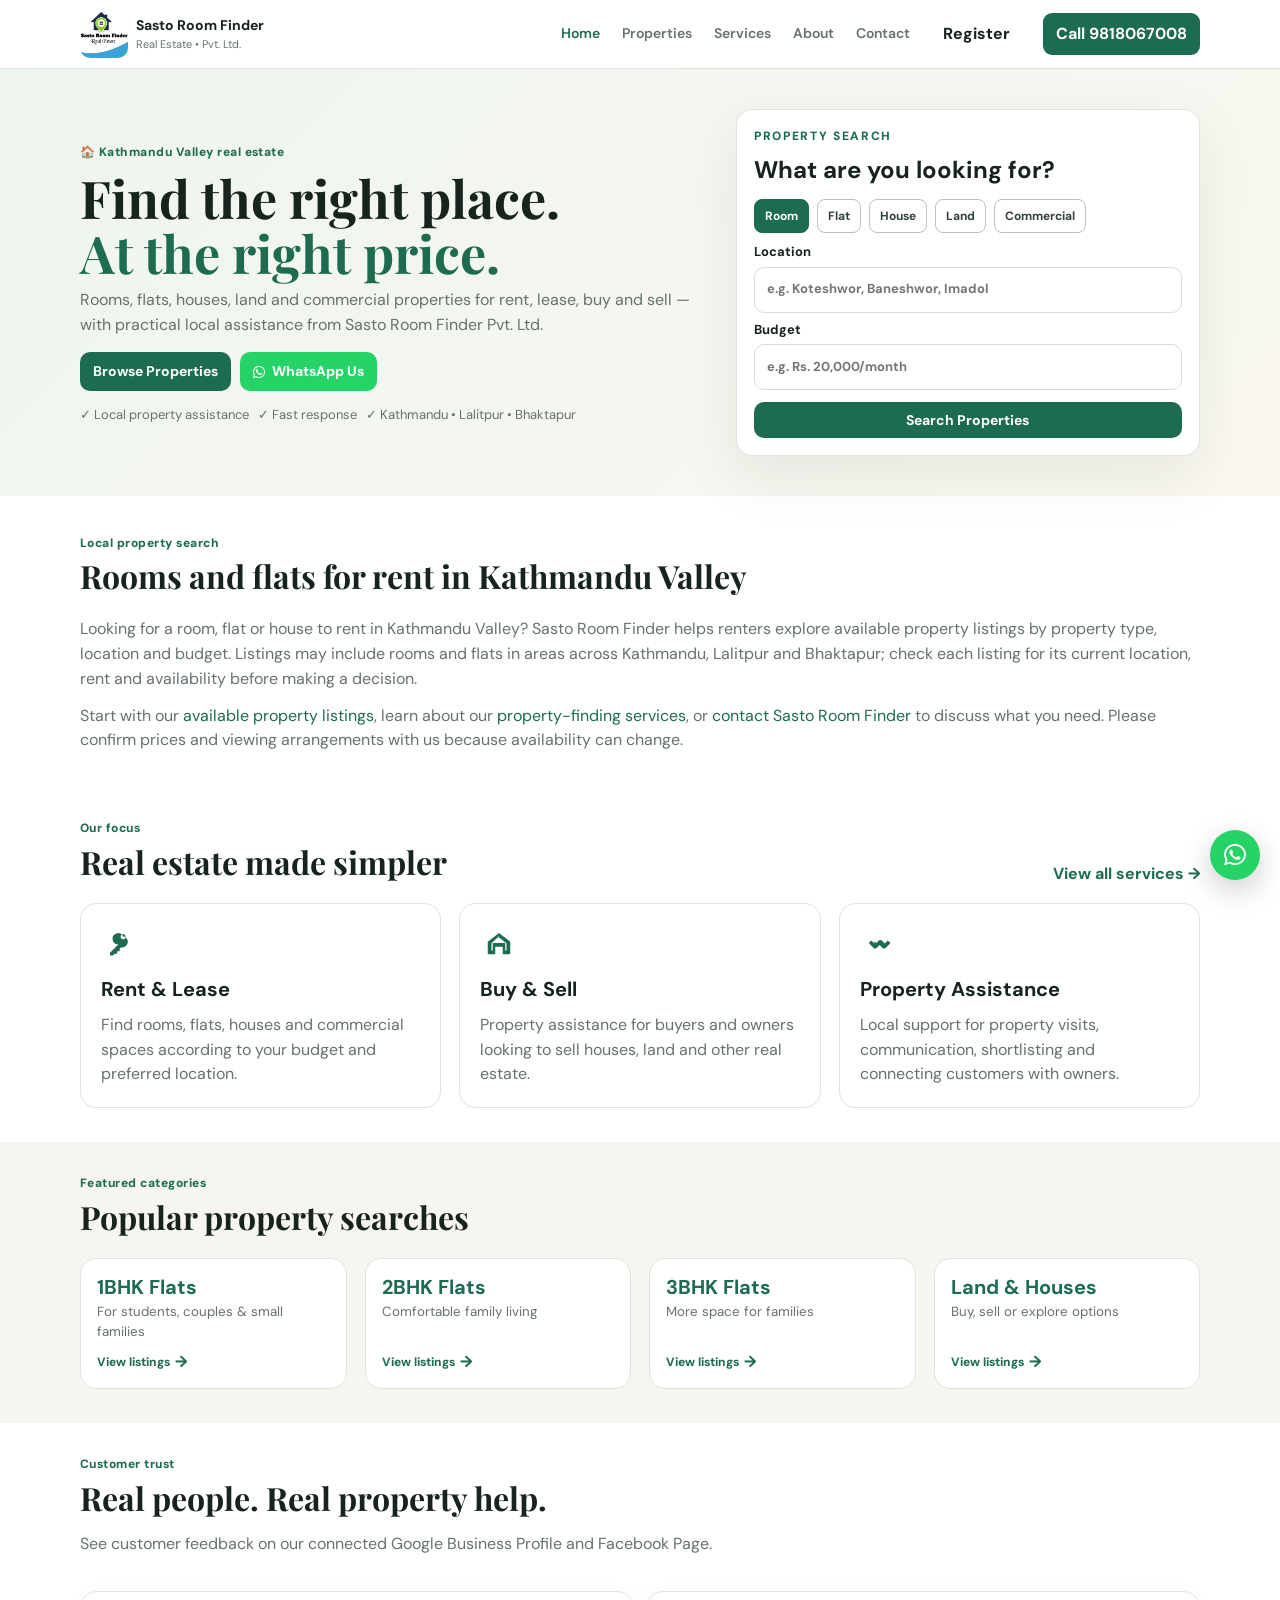
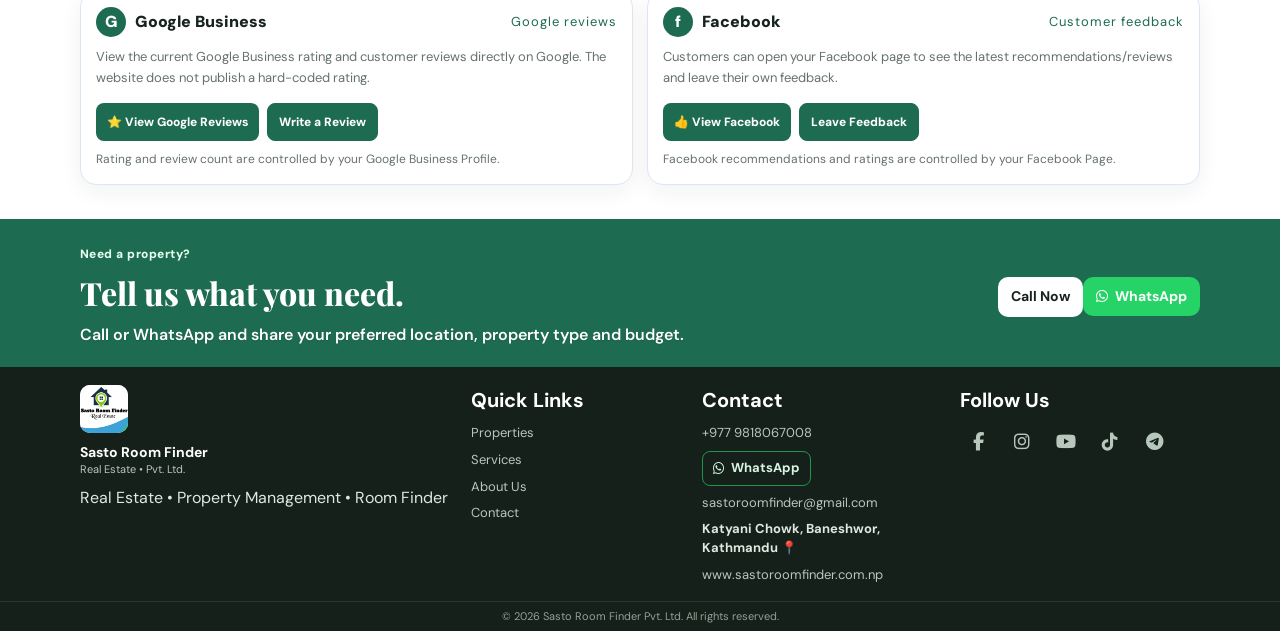
<file: index.html>
<!doctype html>
<html lang="en">
<head>
  <meta charset="utf-8">
  <meta name="robots" content="index,follow,max-image-preview:large,max-snippet:-1,max-video-preview:-1">
  <meta name="theme-color" content="#071a33">
  <meta name="viewport" content="width=device-width,initial-scale=1">
  <link rel="canonical" href="https://www.sastoroomfinder.com.np/">
  <title>Rooms & Flats for Rent in Kathmandu | Sasto Room Finder</title>
  <meta name="description" content="Find rooms, flats and rental properties in Kathmandu Valley with Sasto Room Finder. Browse available listings, compare locations and budgets, and contact us for help.">
  <meta name="keywords" content="rooms for rent Kathmandu, flats for rent Kathmandu, houses for rent Kathmandu, property Nepal, room finder Kathmandu">
  <meta property="og:locale" content="en_NP">
<meta property="og:site_name" content="Sasto Room Finder">
<meta property="og:title" content="Rooms & Flats for Rent in Kathmandu | Sasto Room Finder">
  <meta property="og:description" content="Find rooms, flats and rental properties in Kathmandu Valley with Sasto Room Finder. Browse available listings, compare locations and budgets, and contact us for help.">
  <meta property="og:type" content="website">
  <meta property="og:url" content="https://www.sastoroomfinder.com.np/">
  <meta property="og:image" content="https://www.sastoroomfinder.com.np/official-logo.jpg">
  <meta name="twitter:card" content="summary">
  <link rel="stylesheet" href="styles.css"><link rel="stylesheet" href="https://cdnjs.cloudflare.com/ajax/libs/font-awesome/6.5.2/css/all.min.css">
  <script type="application/ld+json">{"@context":"https://schema.org","@type":"RealEstateAgent","name":"Sasto Room Finder Pvt. Ltd.","url":"https://www.sastoroomfinder.com.np/","logo":"https://www.sastoroomfinder.com.np/official-logo.jpg","telephone":"+9779818067008","email":"sastoroomfinder@gmail.com","address":{"@type":"PostalAddress","streetAddress":"Katyani Chowk, Baneshwor","addressLocality":"Kathmandu","addressCountry":"NP"},"areaServed":["Kathmandu","Lalitpur","Bhaktapur","Kathmandu Valley"],"sameAs":["https://www.facebook.com/100064213865360","https://www.instagram.com/sasto_room_finder_official?stkn=MWVwaGZ1cXJmcnh5Zw==","https://t.me/sastoroomfinder","https://youtube.com/@sastoroomfinder?si=jG1Jx1vw2k0mih7f","https://www.tiktok.com/@sastoroomfinder"]}</script>
<script type="application/ld+json">{"@context":"https://schema.org","@type":"WebSite","name":"Sasto Room Finder","url":"https://www.sastoroomfinder.com.np/","potentialAction":{"@type":"SearchAction","target":"https://www.sastoroomfinder.com.np/properties?search={search_term_string}","query-input":"required name=search_term_string"}}</script>
<script type="application/ld+json">{"@context":"https://schema.org","@type":"BreadcrumbList","itemListElement":[{"@type":"ListItem","position":1,"name":"Sasto Room Finder","item":"https://www.sastoroomfinder.com.np/"},{"@type":"ListItem","position":2,"name":"Home","item":"https://www.sastoroomfinder.com.np/"}]}</script>
<style>
.srf-socials{display:flex;align-items:center;flex-wrap:wrap;gap:10px;margin-top:14px}
.srf-social{display:inline-flex;align-items:center;justify-content:center;width:38px;height:38px;border:0;border-radius:50%;background:transparent;color:#071a33;text-decoration:none;font-size:21px;line-height:1;transition:transform .2s,opacity .2s}
.srf-social:hover{transform:translateY(-2px);opacity:.82}
.srf-social .srf-icon{display:inline-flex;align-items:center;justify-content:center;width:auto;height:auto;border-radius:0;background:transparent!important;color:inherit!important;font-size:inherit;font-weight:400}
.srf-fb{color:#1877f2}.srf-ig{color:#E4405F}.srf-yt{color:#FF0000}.srf-tt{color:#111}.srf-tg{color:#229ED9}
.srf-reviews{margin-top:18px;display:grid;grid-template-columns:repeat(2,minmax(0,1fr));gap:14px}
.srf-review-card{background:#fff;border:1px solid #dbe6f1;border-radius:16px;padding:15px;box-shadow:0 7px 22px rgba(7,26,51,.06)}
.srf-review-head{display:flex;align-items:center;justify-content:space-between;gap:10px}.srf-review-brand{display:flex;align-items:center;gap:9px;font-weight:900}.srf-review-brand .srf-icon{width:25px;height:25px}
.srf-stars{letter-spacing:1px;color:#f5a623;font-size:14px}
.srf-review-card p{color:#607089;line-height:1.6;margin:10px 0 14px;font-size:13px}
.srf-review-actions{display:flex;flex-wrap:wrap;gap:8px}.srf-review-actions a{display:inline-flex;align-items:center;gap:6px;padding:9px 11px;border-radius:8px;background:#071a33;color:#fff;text-decoration:none;font-weight:800;font-size:12px}.srf-review-actions a.light{background:#eef5fc;color:#0879e8}
.srf-review-note{font-size:11px;color:#7a8799;margin-top:9px}
@media(max-width:700px){.srf-reviews{grid-template-columns:1fr}.srf-social{width:36px;height:36px;font-size:20px}}
</style></head>
<body>
<header class="topbar">
  <div class="container nav">
    <a class="brand" href="/"><img class="official-logo" src="official-logo.jpg" alt="Sasto Room Finder Real Estate"><span><b>Sasto Room Finder</b><small>Real Estate • Pvt. Ltd.</small></span></a>
    <a class="owner-register-icon" href="/owner-register" aria-label="House Owner Registration" title="Register as House Owner">👤+</a><button class="menu" aria-label="Open menu">☰</button>
    <nav>
      <a class="active" href="/">Home</a>
      <a href="/properties">Properties</a>
      <a href="/services">Services</a>
      <a href="/about">About</a>
      <a href="/contact">Contact</a>
    </nav>
    <a class="btn btn-light nav-register" href="/owner-register">Register</a>
    <a class="btn btn-primary nav-call" href="tel:+9779818067008">Call 9818067008</a>
  </div>
</header>

<main>
<section class="hero">
  <div class="container hero-grid">
    <div>
      <span class="eyebrow">🏠 Kathmandu Valley real estate</span>
      <h1>Find the right place.<br><em>At the right price.</em></h1>
      <p class="lead">Rooms, flats, houses, land and commercial properties for rent, lease, buy and sell — with practical local assistance from Sasto Room Finder Pvt. Ltd.</p>
      <div class="hero-actions">
        <a class="btn btn-primary" href="/properties">Browse Properties</a>
        <a class="btn srf-wa-btn" href="https://wa.me/9779818067008" target="_blank" rel="noopener"><i class="fa-brands fa-whatsapp" aria-hidden="true"></i> WhatsApp Us</a>
      </div>
      <div class="trust-row"><span>✓ Local property assistance</span><span>✓ Fast response</span><span>✓ Kathmandu • Lalitpur • Bhaktapur</span></div>
    </div>
    <div class="search-card">
      <div class="mini-label">PROPERTY SEARCH</div>
      <h2>What are you looking for?</h2>
      <div class="chips">
        <a class="active" href="/properties?type=room" aria-label="Room, default property type">Room</a><a href="/properties?type=flat">Flat</a>
        <a href="/properties?type=house">House</a><a href="/properties?type=land">Land</a>
        <a href="/properties?type=commercial">Commercial</a>
      </div>
      <label>Location<input id="homeLocation" placeholder="e.g. Koteshwor, Baneshwor, Imadol"></label>
      <label>Budget<input id="homeBudget" placeholder="e.g. Rs. 20,000/month"></label>
      <button class="btn btn-primary full" onclick="searchFromHome()">Search Properties</button>
    </div>
  </div>
</section>

<section class="section srf-local-seo" aria-labelledby="local-rentals-heading">
  <div class="container">
    <div class="section-head"><div><span class="eyebrow">Local property search</span><h2 id="local-rentals-heading">Rooms and flats for rent in Kathmandu Valley</h2></div></div>
    <p>Looking for a room, flat or house to rent in Kathmandu Valley? Sasto Room Finder helps renters explore available property listings by property type, location and budget. Listings may include rooms and flats in areas across Kathmandu, Lalitpur and Bhaktapur; check each listing for its current location, rent and availability before making a decision.</p>
    <p>Start with our <a href="/properties">available property listings</a>, learn about our <a href="/services">property-finding services</a>, or <a href="/contact">contact Sasto Room Finder</a> to discuss what you need. Please confirm prices and viewing arrangements with us because availability can change.</p>
  </div>
</section>

<section class="section">
  <div class="container">
    <div class="section-head"><div><span class="eyebrow">Our focus</span><h2>Real estate made simpler</h2></div><a href="/services" class="text-link">View all services →</a></div>
    <div class="cards">
      <article class="card"><div class="icon" aria-hidden="true"><svg viewBox="0 0 24 24" focusable="false"><path d="M14.5 6.5a4.5 4.5 0 1 0-3.9 6.67L4 19.77V22h2.23l1.5-1.5h2v-2h2v-2l.94-.94A4.5 4.5 0 0 0 14.5 6.5Zm0 2.5a2 2 0 1 1 0-4 2 2 0 0 1 0 4Z"/></svg></div><h3>Rent & Lease</h3><p>Find rooms, flats, houses and commercial spaces according to your budget and preferred location.</p></article>
      <article class="card"><div class="icon" aria-hidden="true"><svg viewBox="0 0 24 24" focusable="false"><path d="m3 11 9-7 9 7v9a1 1 0 0 1-1 1h-5v-6H9v6H4a1 1 0 0 1-1-1v-9Zm9-4.45L6 12.22V18h1v-6h10v6h1v-5.78l-6-4.67Z"/></svg></div><h3>Buy & Sell</h3><p>Property assistance for buyers and owners looking to sell houses, land and other real estate.</p></article>
      <article class="card"><div class="icon" aria-hidden="true"><svg viewBox="0 0 24 24" focusable="false"><path d="M8.4 12.4 5.9 9.9l-2.1 2.1 3.7 3.7a2 2 0 0 0 2.8 0l2.2-2.2 2.2 2.2a2 2 0 0 0 2.8 0l3.7-3.7-2.1-2.1-2.5 2.5-2.2-2.2a2 2 0 0 0-2.8 0l-1.8 1.8-1.4-1.4Z"/></svg></div><h3>Property Assistance</h3><p>Local support for property visits, communication, shortlisting and connecting customers with owners.</p></article>
    </div>
  </div>
</section>

<section class="section alt">
  <div class="container">
    <div class="section-head"><div><span class="eyebrow">Featured categories</span><h2>Popular property searches</h2></div></div>
    <div class="property-grid">
      <a class="property-tile" href="/properties?type=1bhk" aria-label="View 1BHK flat listings"><b>1BHK Flats</b><small>For students, couples & small families</small><span class="tile-action" aria-hidden="true">View listings <span>→</span></span></a>
      <a class="property-tile" href="/properties?type=2bhk" aria-label="View 2BHK flat listings"><b>2BHK Flats</b><small>Comfortable family living</small><span class="tile-action" aria-hidden="true">View listings <span>→</span></span></a>
      <a class="property-tile" href="/properties?type=3bhk" aria-label="View 3BHK flat listings"><b>3BHK Flats</b><small>More space for families</small><span class="tile-action" aria-hidden="true">View listings <span>→</span></span></a>
      <a class="property-tile" href="/properties?type=land" aria-label="View land and house listings"><b>Land & Houses</b><small>Buy, sell or explore options</small><span class="tile-action" aria-hidden="true">View listings <span>→</span></span></a>
    </div>
  </div>
</section>

<section class="section">
  <div class="container rating">
    <div><span class="eyebrow">Customer trust</span><h2>Real people. Real property help.</h2><p>See customer feedback on our connected Google Business Profile and Facebook Page.</p></div>
  </div>
  <div class="container"><div class="srf-reviews">
<div class="srf-review-card">
<div class="srf-review-head"><div class="srf-review-brand"><span class="srf-icon" style="background:#4285f4;width:30px;height:30px;border-radius:50%;display:grid;place-items:center;color:#fff;font-weight:900">G</span>Google Business</div><div class="srf-stars" aria-label="Google customer reviews">Google reviews</div></div>
<p>View the current Google Business rating and customer reviews directly on Google. The website does not publish a hard-coded rating.</p>
<div class="srf-review-actions"><a href="https://www.google.com/maps/search/?api=1&query=Sasto+Room+Finder+Pvt.+Ltd.%2C+Katyani+Chowk%2C+Baneshwor%2C+Kathmandu" target="_blank" rel="noopener">⭐ View Google Reviews</a><a class="light" href="https://search.google.com/local/writereview?placeid=ChIJ20GWavEZ6zkRIL3tgbmUooM" target="_blank" rel="noopener">Write a Review</a></div>
<div class="srf-review-note">Rating and review count are controlled by your Google Business Profile.</div>
</div>
<div class="srf-review-card">
<div class="srf-review-head"><div class="srf-review-brand"><span class="srf-icon" style="background:#1877f2;width:30px;height:30px;border-radius:50%;display:grid;place-items:center;color:#fff;font-weight:900">f</span>Facebook</div><div class="srf-stars" aria-label="Facebook recommendations">Customer feedback</div></div>
<p>Customers can open your Facebook page to see the latest recommendations/reviews and leave their own feedback.</p>
<div class="srf-review-actions"><a href="https://www.facebook.com/100064213865360" target="_blank" rel="noopener">👍 View Facebook</a><a class="light" href="https://www.facebook.com/100064213865360" target="_blank" rel="noopener">Leave Feedback</a></div>
<div class="srf-review-note">Facebook recommendations and ratings are controlled by your Facebook Page.</div>
</div>
</div></div>
</section>

<section class="cta"><div class="container cta-inner"><div><span class="eyebrow">Need a property?</span><h2>Tell us what you need.</h2><p>Call or WhatsApp and share your preferred location, property type and budget.</p></div><div><a class="btn btn-light" href="tel:+9779818067008">Call Now</a><a class="btn srf-wa-btn" href="https://wa.me/9779818067008" target="_blank" rel="noopener"><i class="fa-brands fa-whatsapp" aria-hidden="true"></i> WhatsApp</a></div></div></section>
</main>

<footer><div class="container footer-grid"><div><a class="brand light-brand" href="/"><img class="official-logo" src="official-logo.jpg" alt="Sasto Room Finder Real Estate"><span><b>Sasto Room Finder</b><small>Real Estate • Pvt. Ltd.</small></span></a><p>Real Estate • Property Management • Room Finder</p></div><div><h3>Quick Links</h3><a href="/properties">Properties</a><a href="/services">Services</a><a href="/about">About Us</a><a href="/contact">Contact</a></div><div><h3>Contact</h3><a href="tel:+9779818067008">+977 9818067008</a><a class="srf-wa-link" href="https://wa.me/9779818067008" target="_blank" rel="noopener"><i class="fa-brands fa-whatsapp" aria-hidden="true"></i> WhatsApp</a><a href="mailto:sastoroomfinder@gmail.com">sastoroomfinder@gmail.com</a><a href="https://www.google.com/maps/search/?api=1&query=Sasto+Room+Finder+Pvt.+Ltd.%2C+Katyani+Chowk%2C+Baneshwor%2C+Kathmandu" target="_blank" rel="noopener">Katyani Chowk, Baneshwor, Kathmandu 📍</a><a href="https://www.sastoroomfinder.com.np" target="_blank">www.sastoroomfinder.com.np</a></div><div><h3>Follow Us</h3><div class="srf-socials" aria-label="Sasto Room Finder social media">
<a class="srf-social srf-fb" href="https://www.facebook.com/100064213865360" target="_blank" rel="noopener" aria-label="Facebook" title="Facebook"><span class="srf-icon"><i class="fa-brands fa-facebook-f" aria-hidden="true"></i></span></a>
<a class="srf-social srf-ig" href="https://www.instagram.com/sasto_room_finder_official?stkn=MWVwaGZ1cXJmcnh5Zw==" target="_blank" rel="noopener" aria-label="Instagram" title="Instagram"><span class="srf-icon"><i class="fa-brands fa-instagram" aria-hidden="true"></i></span></a>
<a class="srf-social srf-yt" href="https://youtube.com/@sastoroomfinder?si=jG1Jx1vw2k0mih7f" target="_blank" rel="noopener" aria-label="YouTube" title="YouTube"><span class="srf-icon"><i class="fa-brands fa-youtube" aria-hidden="true"></i></span></a>
<a class="srf-social srf-tt" href="https://www.tiktok.com/@sastoroomfinder" target="_blank" rel="noopener" aria-label="TikTok" title="TikTok"><span class="srf-icon"><i class="fa-brands fa-tiktok" aria-hidden="true"></i></span></a>
<a class="srf-social srf-tg" href="https://t.me/sastoroomfinder" target="_blank" rel="noopener" aria-label="Telegram" title="Telegram"><span class="srf-icon"><i class="fa-brands fa-telegram" aria-hidden="true"></i></span></a>
</div></div></div><div class="copyright">© 2026 Sasto Room Finder Pvt. Ltd. All rights reserved.</div></footer>
<a class="floating-wa srf-wa-float" href="https://wa.me/9779818067008" target="_blank" rel="noopener" aria-label="WhatsApp"><i class="fa-brands fa-whatsapp" aria-hidden="true"></i></a>
<script src="script.js?v=20260929"></script>
</body></html>
</file>
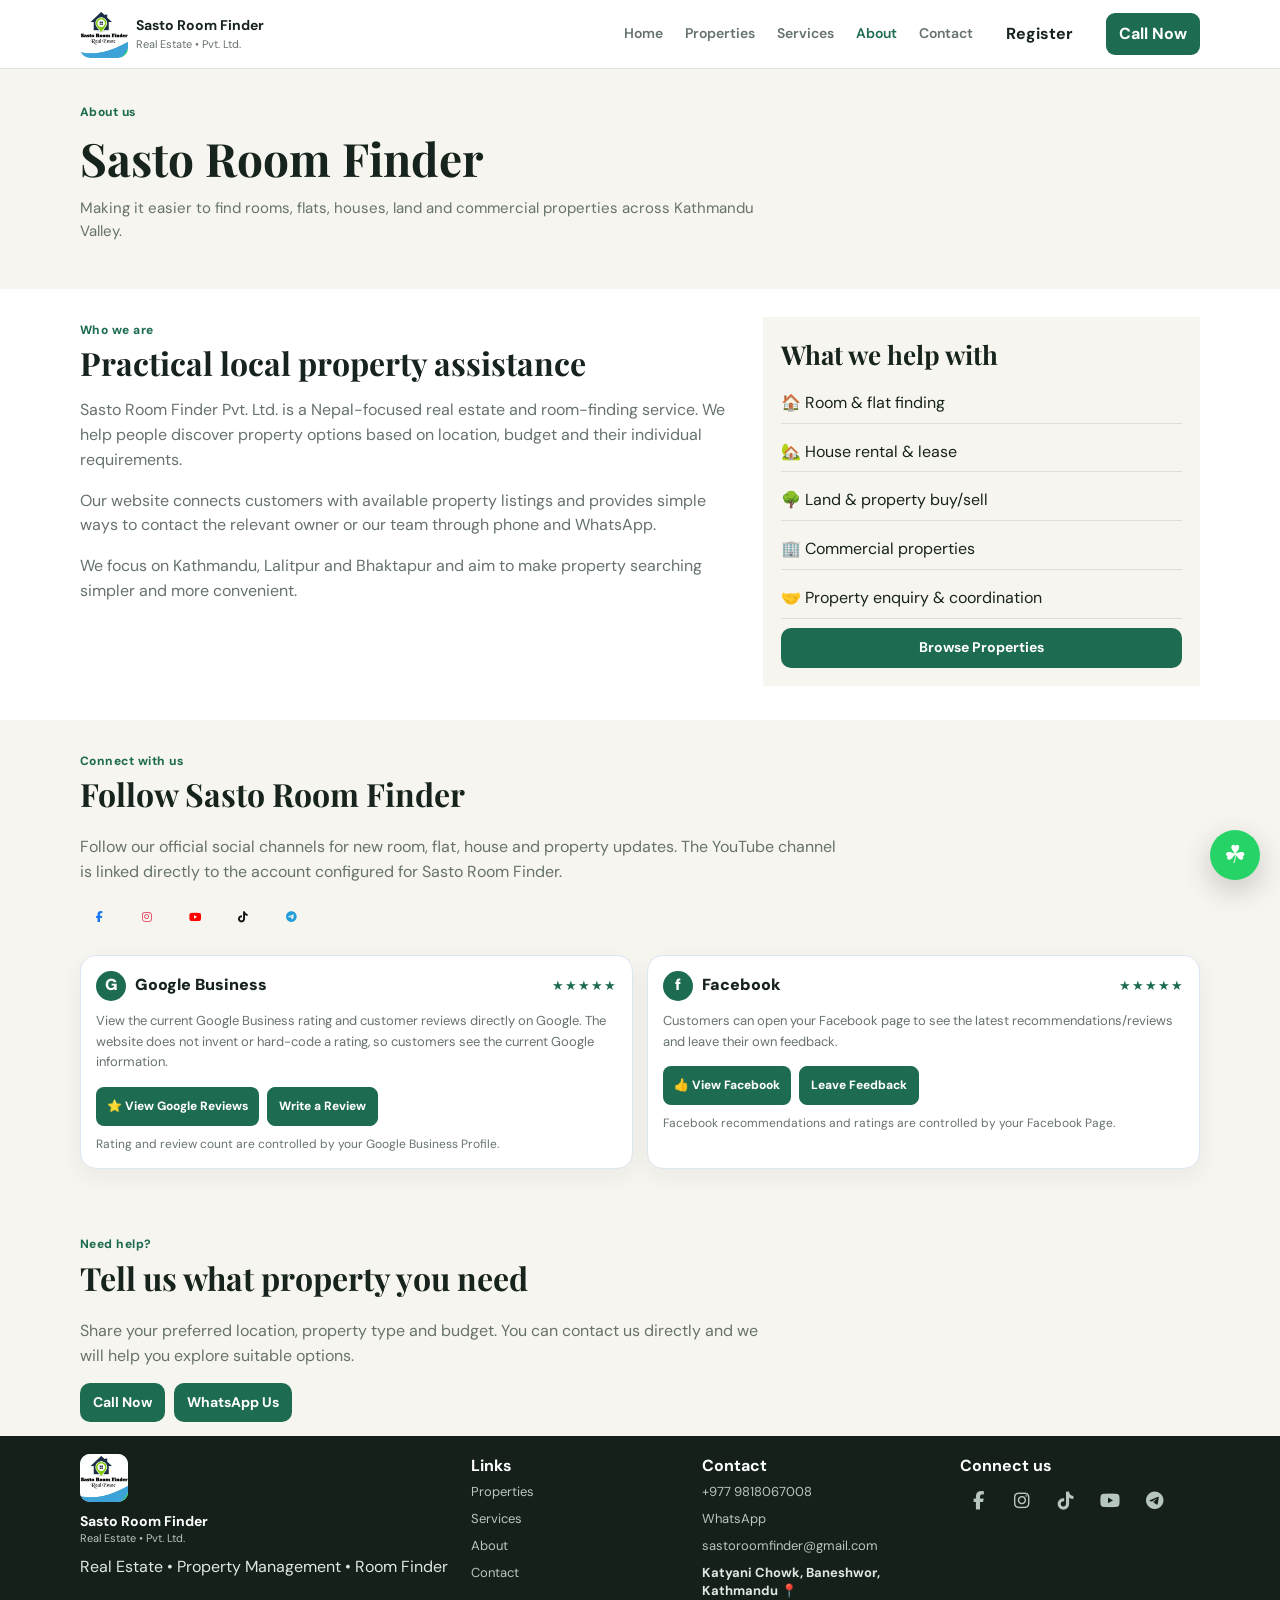
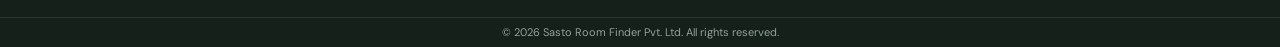
<file: about.html>
<!doctype html>
<html lang="en">
<head>
<meta charset="utf-8">
<meta name="robots" content="index,follow,max-image-preview:large,max-snippet:-1,max-video-preview:-1">
  <meta name="theme-color" content="#071a33">
  <meta name="viewport" content="width=device-width,initial-scale=1">
  <link rel="canonical" href="https://www.sastoroomfinder.com.np/about">
<title>About | Sasto Room Finder Pvt. Ltd.</title>
  <meta name="description" content="Learn about Sasto Room Finder, a Nepal-focused room and real estate service helping people find properties across Kathmandu, Lalitpur and Bhaktapur.">
  <meta name="keywords" content="Sasto Room Finder Nepal, real estate Kathmandu, room finder Kathmandu, property service Nepal">
<meta property="og:locale" content="en_NP">
<meta property="og:site_name" content="Sasto Room Finder">
<meta property="og:title" content="About | Sasto Room Finder Pvt. Ltd.">
  <meta property="og:description" content="Learn about Sasto Room Finder, a Nepal-focused room and real estate service helping people find properties across Kathmandu, Lalitpur and Bhaktapur.">
  <meta property="og:type" content="website">
  <meta property="og:url" content="https://www.sastoroomfinder.com.np/about">
  <meta property="og:image" content="https://www.sastoroomfinder.com.np/official-logo.jpg">
  <meta name="twitter:card" content="summary">
  <link rel="stylesheet" href="styles.css"><link rel="stylesheet" href="https://cdnjs.cloudflare.com/ajax/libs/font-awesome/6.5.2/css/all.min.css">
<script type="application/ld+json">{"@context":"https://schema.org","@type":"BreadcrumbList","itemListElement":[{"@type":"ListItem","position":1,"name":"Sasto Room Finder","item":"https://www.sastoroomfinder.com.np/"},{"@type":"ListItem","position":2,"name":"About","item":"https://www.sastoroomfinder.com.np/about"}]}</script>
<style>
.srf-socials{display:flex;align-items:center;flex-wrap:wrap;gap:10px;margin-top:14px}
.srf-social{display:inline-flex;align-items:center;justify-content:center;width:38px;height:38px;border:0;border-radius:50%;background:transparent;color:#071a33;text-decoration:none;font-size:21px;line-height:1;transition:transform .2s,opacity .2s}
.srf-social:hover{transform:translateY(-2px);opacity:.82}
.srf-social .srf-icon{display:inline-flex;align-items:center;justify-content:center;width:auto;height:auto;border-radius:0;background:transparent!important;color:inherit!important;font-size:inherit;font-weight:400}
.srf-fb{color:#1877f2}.srf-ig{color:#E4405F}.srf-yt{color:#FF0000}.srf-tt{color:#111}.srf-tg{color:#229ED9}
.srf-reviews{margin-top:18px;display:grid;grid-template-columns:repeat(2,minmax(0,1fr));gap:14px}
.srf-review-card{background:#fff;border:1px solid #dbe6f1;border-radius:16px;padding:15px;box-shadow:0 7px 22px rgba(7,26,51,.06)}
.srf-review-head{display:flex;align-items:center;justify-content:space-between;gap:10px}.srf-review-brand{display:flex;align-items:center;gap:9px;font-weight:900}.srf-review-brand .srf-icon{width:25px;height:25px}
.srf-stars{letter-spacing:1px;color:#f5a623;font-size:14px}
.srf-review-card p{color:#607089;line-height:1.6;margin:10px 0 14px;font-size:13px}
.srf-review-actions{display:flex;flex-wrap:wrap;gap:8px}.srf-review-actions a{display:inline-flex;align-items:center;gap:6px;padding:9px 11px;border-radius:8px;background:#071a33;color:#fff;text-decoration:none;font-weight:800;font-size:12px}.srf-review-actions a.light{background:#eef5fc;color:#0879e8}
.srf-review-note{font-size:11px;color:#7a8799;margin-top:9px}
@media(max-width:700px){.srf-reviews{grid-template-columns:1fr}.srf-social{width:36px;height:36px;font-size:20px}}.srf-social{padding:4px}.srf-social .srf-icon{width:22px;height:22px;font-size:11px}}
</style></head>
<body>
<header class="topbar">
  <div class="container nav">
    <a class="brand" href="/">
      <img class="official-logo" src="official-logo.jpg" alt="Sasto Room Finder Real Estate">
      <span><b>Sasto Room Finder</b><small>Real Estate • Pvt. Ltd.</small></span>
    </a>
    <a class="owner-register-icon" href="/owner-register" aria-label="House Owner Registration" title="Register as House Owner">👤+</a><button class="menu" aria-label="Open menu" aria-expanded="false">☰</button>
    <nav>
      <a href="/">Home</a>
      <a href="/properties">Properties</a>
      <a href="/services">Services</a>
      <a class="active" href="/about">About</a>
      <a href="/contact">Contact</a>
    </nav>
    <a class="btn btn-light nav-register" href="/owner-register">Register</a>
    <a class="btn btn-primary nav-call" href="tel:+9779818067008">Call Now</a>
  </div>
</header>

<main>
<section class="page-hero">
  <div class="container">
    <span class="eyebrow">About us</span>
    <h1>Sasto Room Finder</h1>
    <p>Making it easier to find rooms, flats, houses, land and commercial properties across Kathmandu Valley.</p>
  </div>
</section>

<section class="section">
  <div class="container about-grid">
    <div>
      <span class="eyebrow">Who we are</span>
      <h2>Practical local property assistance</h2>
      <p>Sasto Room Finder Pvt. Ltd. is a Nepal-focused real estate and room-finding service. We help people discover property options based on location, budget and their individual requirements.</p>
      <p>Our website connects customers with available property listings and provides simple ways to contact the relevant owner or our team through phone and WhatsApp.</p>
      <p>We focus on Kathmandu, Lalitpur and Bhaktapur and aim to make property searching simpler and more convenient.</p>
    </div>

    <div class="about-box">
      <b>What we help with</b>
      <span>🏠 Room & flat finding</span>
      <span>🏡 House rental & lease</span>
      <span>🌳 Land & property buy/sell</span>
      <span>🏢 Commercial properties</span>
      <span>🤝 Property enquiry & coordination</span>
      <a class="btn btn-primary" href="/properties">Browse Properties</a>
    </div>
  </div>
</section>

<section class="section alt">
  <div class="container">
    <div class="section-head"><div><span class="eyebrow">Connect with us</span><h2>Follow Sasto Room Finder</h2></div></div>
    <p style="max-width:760px;color:var(--muted)">Follow our official social channels for new room, flat, house and property updates. The YouTube channel is linked directly to the account configured for Sasto Room Finder.</p>
    <div class="srf-socials" aria-label="Sasto Room Finder social media">
<a class="srf-social srf-fb" href="https://www.facebook.com/100064213865360" target="_blank" rel="noopener" aria-label="Facebook" title="Facebook"><span class="srf-icon"><i class="fa-brands fa-facebook-f" aria-hidden="true"></i></span></a>
<a class="srf-social srf-ig" href="https://www.instagram.com/sasto_room_finder_official?stkn=MWVwaGZ1cXJmcnh5Zw==" target="_blank" rel="noopener" aria-label="Instagram" title="Instagram"><span class="srf-icon"><i class="fa-brands fa-instagram" aria-hidden="true"></i></span></a>
<a class="srf-social srf-yt" href="https://youtube.com/@sastoroomfinder?si=jG1Jx1vw2k0mih7f" target="_blank" rel="noopener" aria-label="YouTube" title="YouTube"><span class="srf-icon"><i class="fa-brands fa-youtube" aria-hidden="true"></i></span></a>
<a class="srf-social srf-tt" href="https://www.tiktok.com/@sastoroomfinder" target="_blank" rel="noopener" aria-label="TikTok" title="TikTok"><span class="srf-icon"><i class="fa-brands fa-tiktok" aria-hidden="true"></i></span></a>
<a class="srf-social srf-tg" href="https://t.me/sastoroomfinder" target="_blank" rel="noopener" aria-label="Telegram" title="Telegram"><span class="srf-icon"><i class="fa-brands fa-telegram" aria-hidden="true"></i></span></a>
</div>
    <div class="srf-reviews">
<div class="srf-review-card">
<div class="srf-review-head"><div class="srf-review-brand"><span class="srf-icon" style="background:#4285f4;width:30px;height:30px;border-radius:50%;display:grid;place-items:center;color:#fff;font-weight:900">G</span>Google Business</div><div class="srf-stars" aria-label="Google reviews">★★★★★</div></div>
<p>View the current Google Business rating and customer reviews directly on Google. The website does not invent or hard-code a rating, so customers see the current Google information.</p>
<div class="srf-review-actions"><a href="https://www.google.com/maps/search/?api=1&query=Sasto+Room+Finder+Pvt.+Ltd.%2C+Katyani+Chowk%2C+Baneshwor%2C+Kathmandu" target="_blank" rel="noopener">⭐ View Google Reviews</a><a class="light" href="https://www.google.com/maps/search/?api=1&query=Sasto+Room+Finder+Pvt.+Ltd.%2C+Katyani+Chowk%2C+Baneshwor%2C+Kathmandu" target="_blank" rel="noopener">Write a Review</a></div>
<div class="srf-review-note">Rating and review count are controlled by your Google Business Profile.</div>
</div>
<div class="srf-review-card">
<div class="srf-review-head"><div class="srf-review-brand"><span class="srf-icon" style="background:#1877f2;width:30px;height:30px;border-radius:50%;display:grid;place-items:center;color:#fff;font-weight:900">f</span>Facebook</div><div class="srf-stars" aria-label="Facebook recommendations">★★★★★</div></div>
<p>Customers can open your Facebook page to see the latest recommendations/reviews and leave their own feedback.</p>
<div class="srf-review-actions"><a href="https://www.facebook.com/100064213865360" target="_blank" rel="noopener">👍 View Facebook</a><a class="light" href="https://www.facebook.com/100064213865360" target="_blank" rel="noopener">Leave Feedback</a></div>
<div class="srf-review-note">Facebook recommendations and ratings are controlled by your Facebook Page.</div>
</div>
</div>
  </div>
</section><section class="section alt">
  <div class="container">
    <div class="section-head">
      <div>
        <span class="eyebrow">Need help?</span>
        <h2>Tell us what property you need</h2>
      </div>
    </div>
    <p style="max-width:700px;color:var(--muted)">Share your preferred location, property type and budget. You can contact us directly and we will help you explore suitable options.</p>
    <div class="hero-actions">
      <a class="btn btn-primary" href="tel:+9779818067008">Call Now</a>
      <a class="btn btn-dark" href="https://wa.me/9779818067008" target="_blank" rel="noopener">WhatsApp Us</a>
    </div>
  </div>
</section>
</main>

<footer>
  <div class="container footer-grid">
    <div>
      <a class="brand light-brand" href="/">
        <img class="official-logo" src="official-logo.jpg" alt="Sasto Room Finder Real Estate">
        <span><b>Sasto Room Finder</b><small>Real Estate • Pvt. Ltd.</small></span>
      </a>
      <p>Real Estate • Property Management • Room Finder</p>
    </div>
    <div>
      <h4>Links</h4>
      <a href="/properties">Properties</a>
      <a href="/services">Services</a>
      <a href="/about">About</a>
      <a href="/contact">Contact</a>
    </div>
    <div>
      <h4>Contact</h4>
      <a href="tel:+9779818067008">+977 9818067008</a>
      <a href="https://wa.me/9779818067008" target="_blank" rel="noopener">WhatsApp</a>
      <a href="mailto:sastoroomfinder@gmail.com">sastoroomfinder@gmail.com</a>
      <a href="https://www.google.com/maps/search/?api=1&query=Sasto+Room+Finder+Pvt.+Ltd.%2C+Katyani+Chowk%2C+Baneshwor%2C+Kathmandu" target="_blank" rel="noopener">Katyani Chowk, Baneshwor, Kathmandu 📍</a>
    </div>
    <div>
      <h4>Connect us</h4>
      <div class="srf-socials" aria-label="Sasto Room Finder social media">
        <a class="srf-social srf-fb" href="https://www.facebook.com/100064213865360" target="_blank" rel="noopener" aria-label="Facebook" title="Facebook"><i class="fa-brands fa-facebook-f"></i></a>
        <a class="srf-social srf-ig" href="https://www.instagram.com/sasto_room_finder_official?stkn=MWVwaGZ1cXJmcnh5Zw==" target="_blank" rel="noopener" aria-label="Instagram" title="Instagram"><i class="fa-brands fa-instagram"></i></a>
        <a class="srf-social srf-tt" href="https://www.tiktok.com/@sastoroomfinder" target="_blank" rel="noopener" aria-label="TikTok" title="TikTok"><i class="fa-brands fa-tiktok"></i></a>
        <a class="srf-social srf-yt" href="https://youtube.com/@sastoroomfinder?si=jG1Jx1vw2k0mih7f" target="_blank" rel="noopener" aria-label="YouTube" title="YouTube"><i class="fa-brands fa-youtube"></i></a>
        <a class="srf-social srf-tg" href="https://t.me/sastoroomfinder" target="_blank" rel="noopener" aria-label="Telegram" title="Telegram"><i class="fa-brands fa-telegram"></i></a>
      </div>
    </div>
  </div>
  <div class="copyright">© 2026 Sasto Room Finder Pvt. Ltd. All rights reserved.</div>
</footer>

<a class="floating-wa" href="https://wa.me/9779818067008" target="_blank" aria-label="WhatsApp">☘</a>

<script src="script.js?v=20260924"></script>
</body>
</html>
</file>
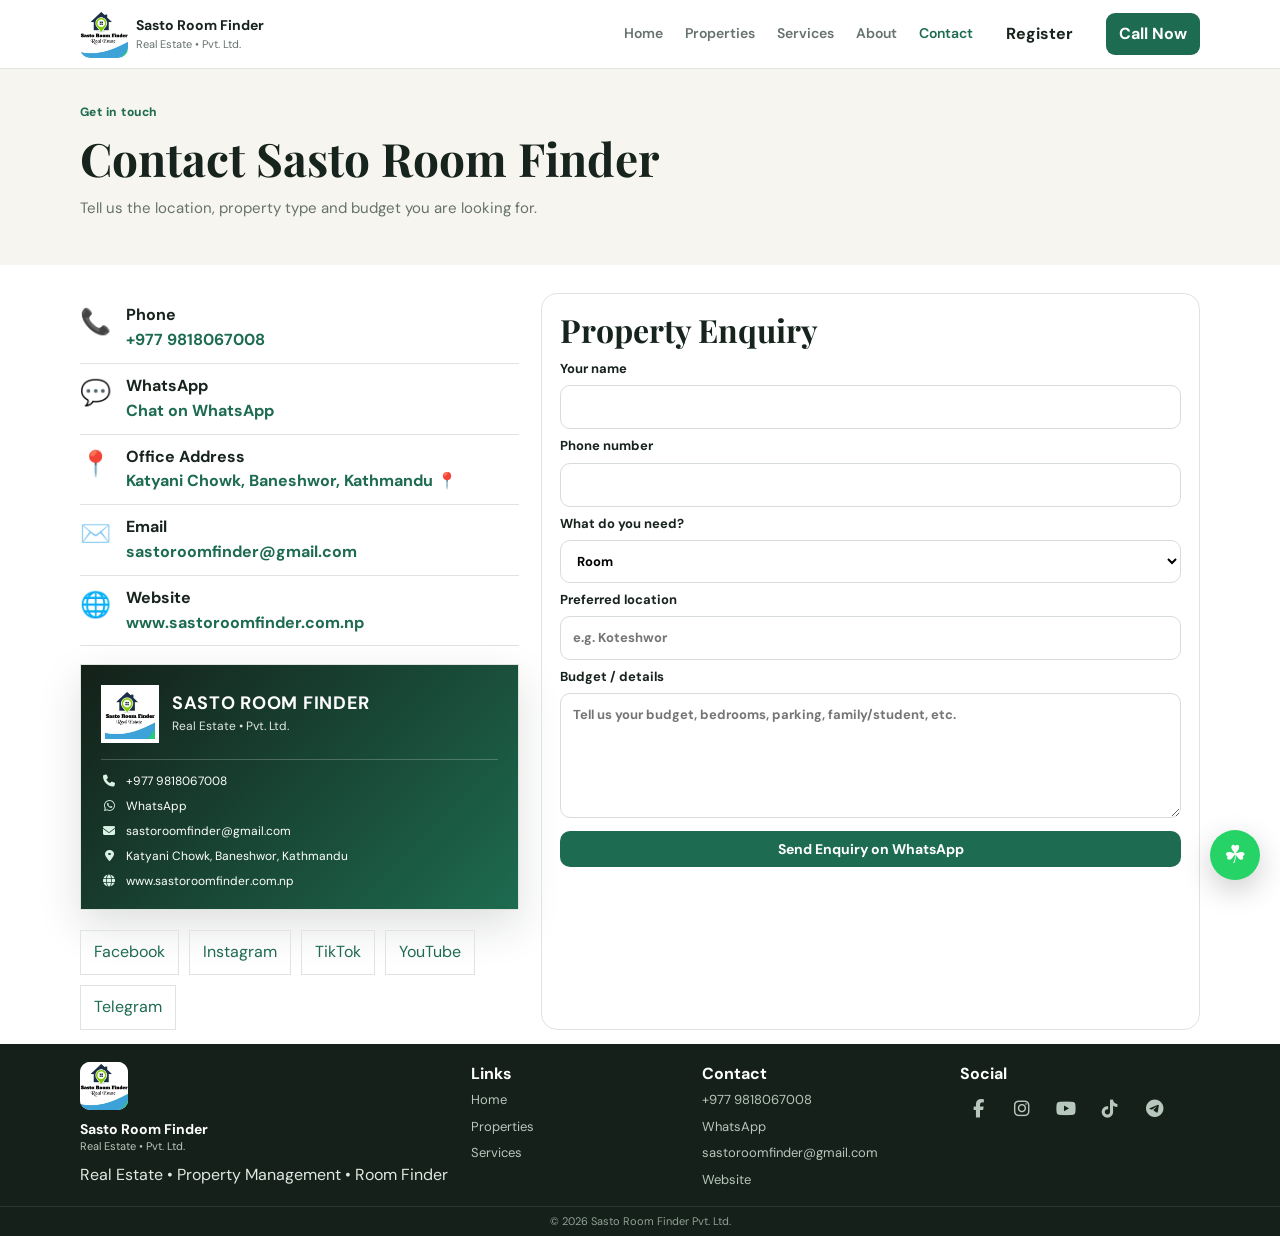
<file: contact.html>
<!doctype html><html lang="en"><head><meta charset="utf-8"><meta name="robots" content="index,follow,max-image-preview:large,max-snippet:-1,max-video-preview:-1">
  <meta name="theme-color" content="#071a33">
  <meta name="viewport" content="width=device-width,initial-scale=1">
  <link rel="canonical" href="https://www.sastoroomfinder.com.np/contact"><title>Contact | Sasto Room Finder Pvt. Ltd.</title>
  <meta name="description" content="Contact Sasto Room Finder for rooms, flats, houses, land and commercial properties in Kathmandu Valley. Call or WhatsApp us.">
  <meta name="keywords" content="contact Sasto Room Finder, room finder Kathmandu, property rental Kathmandu, real estate Nepal"><meta property="og:locale" content="en_NP">
<meta property="og:site_name" content="Sasto Room Finder">
<meta property="og:title" content="Contact | Sasto Room Finder Pvt. Ltd.">
  <meta property="og:description" content="Contact Sasto Room Finder for rooms, flats, houses, land and commercial properties in Kathmandu Valley. Call or WhatsApp us.">
  <meta property="og:type" content="website">
  <meta property="og:url" content="https://www.sastoroomfinder.com.np/contact">
  <meta property="og:image" content="https://www.sastoroomfinder.com.np/official-logo.jpg">
  <meta name="twitter:card" content="summary">
  <link rel="stylesheet" href="styles.css"><script type="application/ld+json">{"@context":"https://schema.org","@type":"BreadcrumbList","itemListElement":[{"@type":"ListItem","position":1,"name":"Sasto Room Finder","item":"https://www.sastoroomfinder.com.np/"},{"@type":"ListItem","position":2,"name":"Contact","item":"https://www.sastoroomfinder.com.np/contact"}]}</script>
<link rel="stylesheet" href="https://cdnjs.cloudflare.com/ajax/libs/font-awesome/6.5.2/css/all.min.css"></head><body>
<header class="topbar"><div class="container nav"><a class="brand" href="/"><img class="official-logo" src="official-logo.jpg" alt="Sasto Room Finder Real Estate"><span><b>Sasto Room Finder</b><small>Real Estate • Pvt. Ltd.</small></span></a><a class="owner-register-icon" href="/owner-register" aria-label="House Owner Registration" title="Register as House Owner">👤+</a><button class="menu">☰</button><nav><a href="/">Home</a><a href="/properties">Properties</a><a href="/services">Services</a><a href="/about">About</a><a class="active" href="/contact">Contact</a></nav><a class="btn btn-light nav-register" href="/owner-register">Register</a>
    <a class="btn btn-primary nav-call" href="tel:+9779818067008">Call Now</a></div></header>
<main><section class="page-hero"><div class="container"><span class="eyebrow">Get in touch</span><h1>Contact Sasto Room Finder</h1><p>Tell us the location, property type and budget you are looking for.</p></div></section>
<section class="section"><div class="container contact-grid"><div class="contact-info"><div class="contact-card"><span>📞</span><div><b>Phone</b><a href="tel:+9779818067008">+977 9818067008</a></div></div><div class="contact-card"><span>💬</span><div><b>WhatsApp</b><a href="https://wa.me/9779818067008" target="_blank">Chat on WhatsApp</a></div></div><div class="contact-card"><span>📍</span><div><b>Office Address</b><p><a href="https://www.google.com/maps/search/?api=1&query=Sasto+Room+Finder+Pvt.+Ltd.%2C+Katyani+Chowk%2C+Baneshwor%2C+Kathmandu" target="_blank" rel="noopener">Katyani Chowk, Baneshwor, Kathmandu 📍</a></p></div></div><div class="contact-card"><span>✉️</span><div><b>Email</b><a href="mailto:sastoroomfinder@gmail.com">sastoroomfinder@gmail.com</a></div></div><div class="contact-card"><span>🌐</span><div><b>Website</b><a href="https://www.sastoroomfinder.com.np" target="_blank">www.sastoroomfinder.com.np</a></div></div><div class="srf-business-card" aria-label="Official Sasto Room Finder business card">
  <div class="srf-business-card-top">
    <img src="official-logo.jpg" alt="Sasto Room Finder official logo">
    <div><strong>SASTO ROOM FINDER</strong><span>Real Estate • Pvt. Ltd.</span></div>
  </div>
  <div class="srf-business-card-line"></div>
  <div class="srf-business-card-details">
    <a href="tel:+9779818067008"><i class="fa-solid fa-phone"></i> +977 9818067008</a>
    <a href="https://wa.me/9779818067008" target="_blank" rel="noopener"><i class="fa-brands fa-whatsapp"></i> WhatsApp</a>
    <a href="mailto:sastoroomfinder@gmail.com"><i class="fa-solid fa-envelope"></i> sastoroomfinder@gmail.com</a>
    <a href="https://www.google.com/maps/search/?api=1&query=Sasto+Room+Finder+Pvt.+Ltd.%2C+Katyani+Chowk%2C+Baneshwor%2C+Kathmandu" target="_blank" rel="noopener"><i class="fa-solid fa-location-dot"></i> Katyani Chowk, Baneshwor, Kathmandu</a>
    <a href="https://www.sastoroomfinder.com.np" target="_blank" rel="noopener"><i class="fa-solid fa-globe"></i> www.sastoroomfinder.com.np</a>
  </div>
</div><div class="socials"><a href="https://www.facebook.com/100064213865360" target="_blank" rel="noopener">Facebook</a><a href="https://www.instagram.com/sasto_room_finder_official?stkn=MWVwaGZ1cXJmcnh5Zw==" target="_blank" rel="noopener">Instagram</a><a href="https://www.tiktok.com/@sastoroomfinder" target="_blank" rel="noopener">TikTok</a><a href="https://youtube.com/@sastoroomfinder?si=jG1Jx1vw2k0mih7f" target="_blank" rel="noopener">YouTube</a><a href="https://t.me/sastoroomfinder" target="_blank" rel="noopener">Telegram</a></div></div>
<form class="contact-form" onsubmit="sendInquiry(event)"><h2>Property Enquiry</h2><label>Your name<input id="name" required></label><label>Phone number<input id="phone" required></label><label>What do you need?<select id="need"><option>Room</option><option>Flat</option><option>House</option><option>Land</option><option>Commercial Property</option><option>Buy / Sell</option></select></label><label>Preferred location<input id="location" placeholder="e.g. Koteshwor"></label><label>Budget / details<textarea id="message" rows="5" placeholder="Tell us your budget, bedrooms, parking, family/student, etc."></textarea></label><button class="btn btn-dark full" type="submit">Send Enquiry on WhatsApp</button></form></div></section></main>
<footer><div class="container footer-grid"><div><a class="brand light-brand" href="/"><img class="official-logo" src="official-logo.jpg" alt="Sasto Room Finder Real Estate"><span><b>Sasto Room Finder</b><small>Real Estate • Pvt. Ltd.</small></span></a><p>Real Estate • Property Management • Room Finder</p></div><div><h4>Links</h4><a href="/properties">Home</a><a href="/properties">Properties</a><a href="/services">Services</a></div><div><h4>Contact</h4><a href="tel:+9779818067008">+977 9818067008</a><a href="https://wa.me/9779818067008">WhatsApp</a><a href="mailto:sastoroomfinder@gmail.com">sastoroomfinder@gmail.com</a><a href="https://www.sastoroomfinder.com.np" target="_blank" rel="noopener">Website</a></div><div><h4>Social</h4><div class="srf-socials" aria-label="Sasto Room Finder social media"><a class="srf-social" href="https://www.facebook.com/100064213865360" target="_blank" rel="noopener" aria-label="Facebook" title="Facebook"><i class="fa-brands fa-facebook-f"></i></a><a class="srf-social" href="https://www.instagram.com/sasto_room_finder_official?stkn=MWVwaGZ1cXJmcnh5Zw==" target="_blank" rel="noopener" aria-label="Instagram" title="Instagram"><i class="fa-brands fa-instagram"></i></a><a class="srf-social" href="https://youtube.com/@sastoroomfinder?si=jG1Jx1vw2k0mih7f" target="_blank" rel="noopener" aria-label="YouTube" title="YouTube"><i class="fa-brands fa-youtube"></i></a><a class="srf-social" href="https://www.tiktok.com/@sastoroomfinder" target="_blank" rel="noopener" aria-label="TikTok" title="TikTok"><i class="fa-brands fa-tiktok"></i></a><a class="srf-social" href="https://t.me/sastoroomfinder" target="_blank" rel="noopener" aria-label="Telegram" title="Telegram"><i class="fa-brands fa-telegram"></i></a></div></div></div><div class="copyright">© 2026 Sasto Room Finder Pvt. Ltd.</div></footer><a class="floating-wa" href="https://wa.me/9779818067008" target="_blank">☘</a><script src="script.js?v=20260924"></script></body></html>
</file>
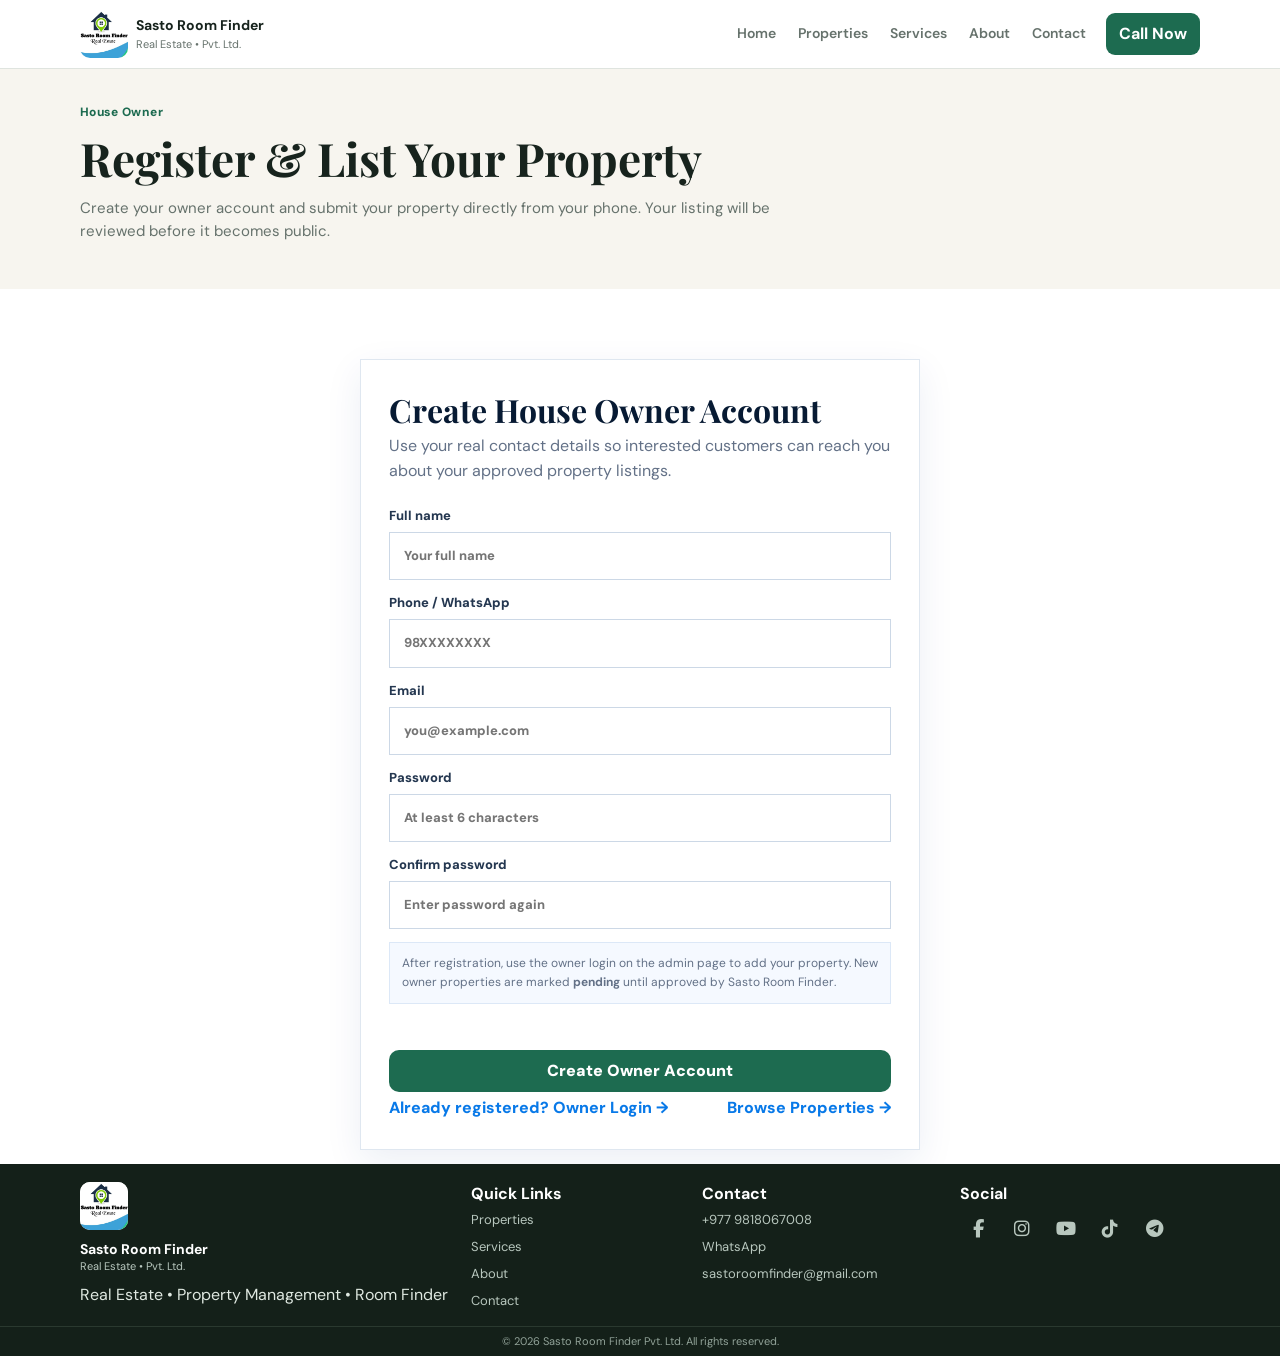
<file: owner-register.html>
<!doctype html>
<html lang="en">
<head>
<meta charset="utf-8">
<meta name="robots" content="index,follow,max-image-preview:large,max-snippet:-1,max-video-preview:-1">
  <meta name="theme-color" content="#071a33">
  <meta name="viewport" content="width=device-width,initial-scale=1">
  <link rel="canonical" href="https://www.sastoroomfinder.com.np/owner-register">
<title>Register as House Owner | Sasto Room Finder</title>
<meta name="description" content="Register as a house owner on Sasto Room Finder and submit rooms, flats, houses and other properties for approval.">
  <meta name="keywords" content="list property Kathmandu, house owner registration Nepal, rent out room Kathmandu, list flat Kathmandu">
<meta property="og:site_name" content="Sasto Room Finder">
<meta property="og:title" content="Register as House Owner | Sasto Room Finder">
  <meta property="og:description" content="Register as a house owner on Sasto Room Finder and submit rooms, flats, houses and other properties for approval.">
  <meta property="og:type" content="website">
  <meta property="og:url" content="https://www.sastoroomfinder.com.np/owner-register">
  <meta property="og:image" content="https://www.sastoroomfinder.com.np/official-logo.jpg">
  <meta name="twitter:card" content="summary">
  <link rel="stylesheet" href="styles.css">
<style>
.owner-register{max-width:560px;margin:42px auto;padding:28px;background:#fff;border:1px solid #dfe7f0;border-radius:20px;box-shadow:0 12px 35px rgba(7,52,124,.08)}
.owner-register h2{margin:0 0 8px;color:#071a33}.owner-register>p{color:#637187;line-height:1.55;margin:0 0 22px}
.owner-register form{display:grid;gap:13px}.owner-register label{display:grid;gap:6px;font-weight:800;color:#243750;font-size:13px}
.owner-register input{width:100%;box-sizing:border-box;padding:13px 14px;border:1px solid #ccd8e6;border-radius:10px;font:inherit;background:#fff}
.owner-register button{border:0;cursor:pointer;font:inherit;font-weight:900}
.owner-register .note{font-size:12px;color:#637187;background:#f5f9ff;border:1px solid #dce8f7;padding:11px 12px;border-radius:10px}
.owner-register .msg{min-height:20px;font-size:13px;font-weight:700}
.owner-register .links{display:flex;justify-content:space-between;gap:10px;flex-wrap:wrap;margin-top:4px}
.owner-register .links a{color:#0879e8;font-weight:800;text-decoration:none}
@media(max-width:600px){.owner-register{margin:20px 10px;padding:20px;border-radius:16px}}
.srf-socials{display:flex;gap:10px;align-items:center;margin-top:10px}.srf-social{display:inline-flex;align-items:center;justify-content:center;width:36px;height:36px;border-radius:50%;text-decoration:none;font-size:18px;color:#071a33}.srf-social:hover{transform:translateY(-2px);opacity:.8}</style>
<link rel="stylesheet" href="https://cdnjs.cloudflare.com/ajax/libs/font-awesome/6.5.2/css/all.min.css"></head>
<body>
<header class="topbar">
<div class="container nav">
<a class="brand" href="/"><img class="official-logo" src="official-logo.jpg" alt="Sasto Room Finder Real Estate"><span><b>Sasto Room Finder</b><small>Real Estate • Pvt. Ltd.</small></span></a>
<button class="menu" aria-label="Open menu">☰</button>
<nav>
<a href="/">Home</a><a href="/properties">Properties</a><a href="/services">Services</a><a href="/about">About</a><a href="/contact">Contact</a>
</nav>
<a class="btn btn-primary nav-call" href="tel:+9779818067008">Call Now</a>
</div>
</header>
<main>
<section class="page-hero"><div class="container"><span class="eyebrow">House Owner</span><h1>Register & List Your Property</h1><p>Create your owner account and submit your property directly from your phone. Your listing will be reviewed before it becomes public.</p></div></section>
<section class="section">
<div class="container">
<div class="owner-register">
<h2>Create House Owner Account</h2>
<p>Use your real contact details so interested customers can reach you about your approved property listings.</p>
<form id="ownerRegisterForm">
<label>Full name<input id="ownerName" required autocomplete="name" placeholder="Your full name"></label>
<label>Phone / WhatsApp<input id="ownerPhone" required autocomplete="tel" inputmode="tel" placeholder="98XXXXXXXX"></label>
<label>Email<input id="ownerEmail" required type="email" autocomplete="email" placeholder="you@example.com"></label>
<label>Password<input id="ownerPassword" required type="password" minlength="6" autocomplete="new-password" placeholder="At least 6 characters"></label>
<label>Confirm password<input id="ownerConfirm" required type="password" minlength="6" autocomplete="new-password" placeholder="Enter password again"></label>
<div class="note">After registration, use the owner login on the admin page to add your property. New owner properties are marked <b>pending</b> until approved by Sasto Room Finder.</div>
<div id="ownerMsg" class="msg"></div>
<button class="btn btn-primary full" type="submit">Create Owner Account</button>
</form>
<div class="links"><a href="admin.html">Already registered? Owner Login →</a><a href="/properties">Browse Properties →</a></div>
</div>
</div>
</section>
</main>
<footer><div class="container footer-grid"><div><a class="brand light-brand" href="/"><img class="official-logo" src="official-logo.jpg" alt="Sasto Room Finder Real Estate"><span><b>Sasto Room Finder</b><small>Real Estate • Pvt. Ltd.</small></span></a><p>Real Estate • Property Management • Room Finder</p></div><div><h4>Quick Links</h4><a href="/properties">Properties</a><a href="/services">Services</a><a href="/about">About</a><a href="/contact">Contact</a></div><div><h4>Contact</h4><a href="tel:+9779818067008">+977 9818067008</a><a href="https://wa.me/9779818067008" target="_blank">WhatsApp</a><a href="mailto:sastoroomfinder@gmail.com">sastoroomfinder@gmail.com</a></div><div><h4>Social</h4><div class="srf-socials" aria-label="Sasto Room Finder social media"><a class="srf-social" href="https://www.facebook.com/100064213865360" target="_blank" rel="noopener" aria-label="Facebook" title="Facebook"><i class="fa-brands fa-facebook-f"></i></a><a class="srf-social" href="https://www.instagram.com/sasto_room_finder_official?stkn=MWVwaGZ1cXJmcnh5Zw==" target="_blank" rel="noopener" aria-label="Instagram" title="Instagram"><i class="fa-brands fa-instagram"></i></a><a class="srf-social" href="https://youtube.com/@sastoroomfinder?si=jG1Jx1vw2k0mih7f" target="_blank" rel="noopener" aria-label="YouTube" title="YouTube"><i class="fa-brands fa-youtube"></i></a><a class="srf-social" href="https://www.tiktok.com/@sastoroomfinder" target="_blank" rel="noopener" aria-label="TikTok" title="TikTok"><i class="fa-brands fa-tiktok"></i></a><a class="srf-social" href="https://t.me/sastoroomfinder" target="_blank" rel="noopener" aria-label="Telegram" title="Telegram"><i class="fa-brands fa-telegram"></i></a></div></div></div><div class="copyright">© 2026 Sasto Room Finder Pvt. Ltd. All rights reserved.</div></footer>
<script>
const SUPABASE_URL="https://amhrnahjshsgelacqzyl.supabase.co";
const SUPABASE_KEY="sb_publishable_f2morNcNVHaA4MhsellIRA_Mbgv0yFj";
const msg=document.getElementById("ownerMsg");
const form=document.getElementById("ownerRegisterForm");
function setMsg(text,color="#b42318"){msg.textContent=text;msg.style.color=color}
async function createOwner(){
 setMsg("Creating your owner account...","#52708f");
 const name=document.getElementById("ownerName").value.trim();
 const phone=document.getElementById("ownerPhone").value.trim();
 const email=document.getElementById("ownerEmail").value.trim();
 const password=document.getElementById("ownerPassword").value;
 const confirm=document.getElementById("ownerConfirm").value;
 if(!name||!phone||!email||password.length<6){setMsg("Please fill all fields. Password must be at least 6 characters.");return}
 if(password!==confirm){setMsg("Passwords do not match.");return}
 try{
  const r=await fetch(SUPABASE_URL+"/auth/v1/signup",{
   method:"POST",
   headers:{apikey:SUPABASE_KEY,"Content-Type":"application/json"},
   body:JSON.stringify({email,password,data:{full_name:name,phone:phone,role:"owner"}})
  });
  const data=await r.json();
  if(!r.ok)throw new Error(data.msg||data.message||data.error_description||"Registration failed.");
  if(data.access_token){
   setMsg("Account created. Opening your owner dashboard...","#16834f");
   location.href="admin.html";
  }else{
   setMsg("Account created. Please check your email if confirmation is required, then open Owner Login.","#16834f");
  }
 }catch(e){setMsg(e.message||"Registration failed.")}
}
form.addEventListener("submit",e=>{e.preventDefault();createOwner()});
</script>
<script src="script.js?v=20260924"></script>
</body>
</html>
</file>
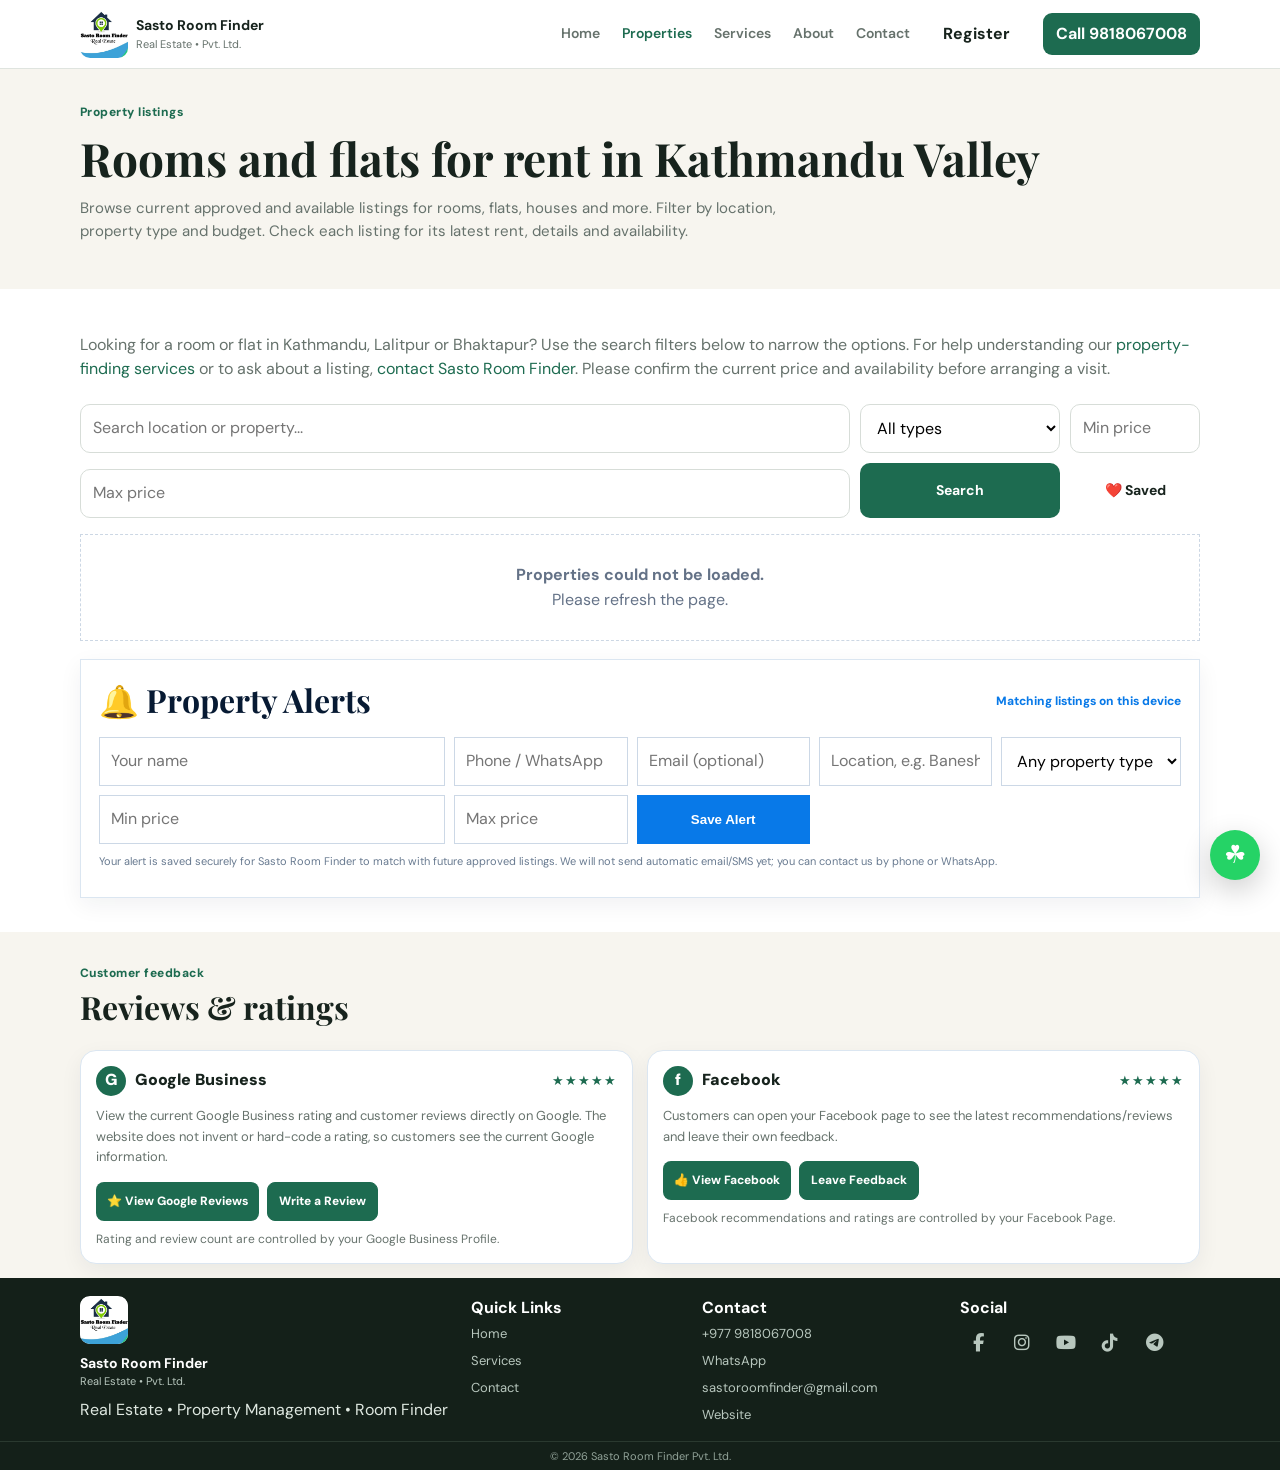
<file: properties.html>
<!doctype html><html lang="en"><head><meta charset="utf-8"><meta name="robots" content="index,follow,max-image-preview:large,max-snippet:-1,max-video-preview:-1">
  <meta name="theme-color" content="#071a33">
  <meta name="viewport" content="width=device-width,initial-scale=1">
  <link rel="canonical" href="https://www.sastoroomfinder.com.np/properties"><title>Rooms & Flats for Rent in Kathmandu | Property Listings</title>
  <meta name="description" content="Browse available rooms, flats, houses and other property listings in Kathmandu Valley. Filter by property type, location and budget, and confirm current availability with Sasto Room Finder.">
  <meta name="keywords" content="rooms for rent Kathmandu, 1BHK 2BHK 3BHK flats Kathmandu, houses for rent, land for sale Kathmandu, commercial property Nepal"><meta property="og:locale" content="en_NP">
<meta property="og:site_name" content="Sasto Room Finder">
<meta property="og:title" content="Rooms & Flats for Rent in Kathmandu | Property Listings">
  <meta property="og:description" content="Browse available rooms, flats, houses and other property listings in Kathmandu Valley. Filter by property type, location and budget, and confirm current availability with Sasto Room Finder.">
  <meta property="og:type" content="website">
  <meta property="og:url" content="https://www.sastoroomfinder.com.np/properties">
  <meta property="og:image" content="https://www.sastoroomfinder.com.np/official-logo.jpg">
  <meta name="twitter:card" content="summary">
  <link rel="stylesheet" href="styles.css"><link rel="stylesheet" href="https://cdnjs.cloudflare.com/ajax/libs/font-awesome/6.5.2/css/all.min.css"><script type="application/ld+json">{"@context":"https://schema.org","@type":"BreadcrumbList","itemListElement":[{"@type":"ListItem","position":1,"name":"Sasto Room Finder","item":"https://www.sastoroomfinder.com.np/"},{"@type":"ListItem","position":2,"name":"Properties","item":"https://www.sastoroomfinder.com.np/properties"}]}</script>
<style>
.srf-socials{display:flex;align-items:center;flex-wrap:wrap;gap:10px;margin-top:14px}
.srf-social{display:inline-flex;align-items:center;justify-content:center;width:38px;height:38px;border:0;border-radius:50%;background:transparent;color:#071a33;text-decoration:none;font-size:21px;line-height:1;transition:transform .2s,opacity .2s}
.srf-social:hover{transform:translateY(-2px);opacity:.82}
.srf-social .srf-icon{display:inline-flex;align-items:center;justify-content:center;width:auto;height:auto;border-radius:0;background:transparent!important;color:inherit!important;font-size:inherit;font-weight:400}
.srf-fb{color:#1877f2}.srf-ig{color:#E4405F}.srf-yt{color:#FF0000}.srf-tt{color:#111}.srf-tg{color:#229ED9}
.srf-reviews{margin-top:18px;display:grid;grid-template-columns:repeat(2,minmax(0,1fr));gap:14px}
.srf-review-card{background:#fff;border:1px solid #dbe6f1;border-radius:16px;padding:15px;box-shadow:0 7px 22px rgba(7,26,51,.06)}
.srf-review-head{display:flex;align-items:center;justify-content:space-between;gap:10px}.srf-review-brand{display:flex;align-items:center;gap:9px;font-weight:900}.srf-review-brand .srf-icon{width:25px;height:25px}
.srf-stars{letter-spacing:1px;color:#f5a623;font-size:14px}
.srf-review-card p{color:#607089;line-height:1.6;margin:10px 0 14px;font-size:13px}
.srf-review-actions{display:flex;flex-wrap:wrap;gap:8px}.srf-review-actions a{display:inline-flex;align-items:center;gap:6px;padding:9px 11px;border-radius:8px;background:#071a33;color:#fff;text-decoration:none;font-weight:800;font-size:12px}.srf-review-actions a.light{background:#eef5fc;color:#0879e8}
.srf-review-note{font-size:11px;color:#7a8799;margin-top:9px}
.srf-alert{margin:18px 0 22px;padding:18px;background:#fff;border:1px solid #dbe6f1;border-radius:18px;box-shadow:0 7px 22px rgba(7,26,51,.06)}.srf-alert-head{display:flex;align-items:center;justify-content:space-between;gap:12px}.srf-alert-head h2{margin:0;color:#071a33;font-size:20px}.srf-alert-head span{font-size:12px;font-weight:800;color:#0879e8}.srf-alert-form{display:grid;grid-template-columns:2fr 1fr 1fr 1fr auto;gap:9px;margin-top:12px}.srf-alert-form input,.srf-alert-form select{min-width:0;border:1px solid #ccd8e6;border-radius:10px;padding:11px;font:inherit;background:#fff}.srf-alert-form button{border:0;border-radius:10px;padding:11px 14px;background:#0879e8;color:#fff;font-weight:800;cursor:pointer}.srf-alert-note{margin:9px 0 0;color:#687a90;font-size:11px;line-height:1.5}.srf-alert-list{display:flex;flex-wrap:wrap;gap:7px;margin-top:10px}.srf-alert-chip{display:inline-flex;align-items:center;gap:7px;background:#eef6ff;color:#245273;border-radius:999px;padding:7px 10px;font-size:11px}.srf-alert-chip button{border:0;background:transparent;color:#b42318;font-weight:900;cursor:pointer;padding:0}.srf-alert-match{display:none;margin-top:10px;padding:10px 12px;border-radius:10px;background:#f0fbf5;color:#176b45;font-size:12px;font-weight:800}.srf-alert-match.show{display:block}@media(max-width:850px){.srf-alert-form{grid-template-columns:1fr 1fr}.srf-alert-form input:first-child{grid-column:1/-1}.srf-alert-form button{grid-column:1/-1}}@media(max-width:700px){.srf-reviews{grid-template-columns:1fr}.srf-social{width:36px;height:36px;font-size:20px}.srf-alert{padding:14px}.srf-alert-head{align-items:flex-start}.srf-alert-form{grid-template-columns:1fr}.srf-alert-form input:first-child,.srf-alert-form button{grid-column:auto}}
</style></head><body>
<header class="topbar"><div class="container nav"><a class="brand" href="/"><img class="official-logo" src="official-logo.jpg" alt="Sasto Room Finder Real Estate"><span><b>Sasto Room Finder</b><small>Real Estate • Pvt. Ltd.</small></span></a><a class="owner-register-icon" href="/owner-register" aria-label="House Owner Registration" title="Register as House Owner">👤+</a><button class="menu">☰</button><nav><a href="/">Home</a><a class="active" href="/properties">Properties</a><a href="/services">Services</a><a href="/about">About</a><a href="/contact">Contact</a></nav><a class="btn btn-light nav-register" href="/owner-register">Register</a>
    <a class="btn btn-primary nav-call" href="tel:+9779818067008">Call 9818067008</a></div></header>
<main><section class="page-hero"><div class="container"><span class="eyebrow">Property listings</span><h1>Rooms and flats for rent in Kathmandu Valley</h1><p>Browse current approved and available listings for rooms, flats, houses and more. Filter by location, property type and budget. Check each listing for its latest rent, details and availability.</p></div></section>
<section class="section"><div class="container"><div class="srf-listing-intro"><p>Looking for a room or flat in Kathmandu, Lalitpur or Bhaktapur? Use the search filters below to narrow the options. For help understanding our <a href="/services">property-finding services</a> or to ask about a listing, <a href="/contact">contact Sasto Room Finder</a>. Please confirm the current price and availability before arranging a visit.</p></div><div class="filters"><input id="filterSearch" placeholder="Search location or property..."><select id="filterType"><option value="">All types</option><option>Room</option><option>1BHK</option><option>2BHK</option><option>3BHK</option><option>House</option><option>Land</option><option>Commercial</option></select><input id="filterMinPrice" inputmode="numeric" placeholder="Min price"><input id="filterMaxPrice" inputmode="numeric" placeholder="Max price"><button class="btn btn-dark" onclick="filterProperties()">Search</button><button class="btn btn-light" type="button" onclick="showFavorites()">❤️ Saved</button></div><div id="listingGrid" class="listing-grid"></div><section class="srf-alert" aria-label="Property alerts"><div class="srf-alert-head"><h2>🔔 Property Alerts</h2><span>Matching listings on this device</span></div><div class="srf-alert-form"><input id="alertName" placeholder="Your name"><input id="alertPhone" inputmode="tel" placeholder="Phone / WhatsApp"><input id="alertEmail" type="email" placeholder="Email (optional)"><input id="alertLocation" placeholder="Location, e.g. Baneshwor"><select id="alertType"><option value="">Any property type</option><option>Room</option><option>1BHK</option><option>2BHK</option><option>3BHK</option><option>House</option><option>Land</option><option>Commercial</option></select><input id="alertMinPrice" inputmode="numeric" placeholder="Min price"><input id="alertMaxPrice" inputmode="numeric" placeholder="Max price"><button type="button" onclick="savePropertyAlert()">Save Alert</button></div><p class="srf-alert-note">Your alert is saved securely for Sasto Room Finder to match with future approved listings. We will not send automatic email/SMS yet; you can contact us by phone or WhatsApp.</p><div id="alertMatch" class="srf-alert-match"></div><div id="alertList" class="srf-alert-list"></div></section></div></section><section class="section alt"><div class="container"><div class="section-head"><div><span class="eyebrow">Customer feedback</span><h2>Reviews & ratings</h2></div></div><div class="srf-reviews">
<div class="srf-review-card">
<div class="srf-review-head"><div class="srf-review-brand"><span class="srf-icon" style="background:#4285f4;width:30px;height:30px;border-radius:50%;display:grid;place-items:center;color:#fff;font-weight:900">G</span>Google Business</div><div class="srf-stars" aria-label="Google reviews">★★★★★</div></div>
<p>View the current Google Business rating and customer reviews directly on Google. The website does not invent or hard-code a rating, so customers see the current Google information.</p>
<div class="srf-review-actions"><a href="https://www.google.com/maps/search/?api=1&query=Sasto+Room+Finder+Pvt.+Ltd.%2C+Katyani+Chowk%2C+Baneshwor%2C+Kathmandu" target="_blank" rel="noopener">⭐ View Google Reviews</a><a class="light" href="https://www.google.com/maps/search/?api=1&query=Sasto+Room+Finder+Pvt.+Ltd.%2C+Katyani+Chowk%2C+Baneshwor%2C+Kathmandu" target="_blank" rel="noopener">Write a Review</a></div>
<div class="srf-review-note">Rating and review count are controlled by your Google Business Profile.</div>
</div>
<div class="srf-review-card">
<div class="srf-review-head"><div class="srf-review-brand"><span class="srf-icon" style="background:#1877f2;width:30px;height:30px;border-radius:50%;display:grid;place-items:center;color:#fff;font-weight:900">f</span>Facebook</div><div class="srf-stars" aria-label="Facebook recommendations">★★★★★</div></div>
<p>Customers can open your Facebook page to see the latest recommendations/reviews and leave their own feedback.</p>
<div class="srf-review-actions"><a href="https://www.facebook.com/100064213865360" target="_blank" rel="noopener">👍 View Facebook</a><a class="light" href="https://www.facebook.com/100064213865360" target="_blank" rel="noopener">Leave Feedback</a></div>
<div class="srf-review-note">Facebook recommendations and ratings are controlled by your Facebook Page.</div>
</div>
</div></div></section></main>
<footer><div class="container footer-grid"><div><a class="brand light-brand" href="/"><img class="official-logo" src="official-logo.jpg" alt="Sasto Room Finder Real Estate"><span><b>Sasto Room Finder</b><small>Real Estate • Pvt. Ltd.</small></span></a><p>Real Estate • Property Management • Room Finder</p></div><div><h4>Quick Links</h4><a href="/properties">Home</a><a href="/services">Services</a><a href="/contact">Contact</a></div><div><h4>Contact</h4><a href="tel:+9779818067008">+977 9818067008</a><a href="https://wa.me/9779818067008">WhatsApp</a><a href="mailto:sastoroomfinder@gmail.com">sastoroomfinder@gmail.com</a><a href="https://www.sastoroomfinder.com.np" target="_blank" rel="noopener">Website</a></div><div><h4>Social</h4><div class="srf-socials" aria-label="Sasto Room Finder social media">
<a class="srf-social srf-fb" href="https://www.facebook.com/100064213865360" target="_blank" rel="noopener" aria-label="Facebook" title="Facebook"><span class="srf-icon"><i class="fa-brands fa-facebook-f" aria-hidden="true"></i></span></a>
<a class="srf-social srf-ig" href="https://www.instagram.com/sasto_room_finder_official?stkn=MWVwaGZ1cXJmcnh5Zw==" target="_blank" rel="noopener" aria-label="Instagram" title="Instagram"><span class="srf-icon"><i class="fa-brands fa-instagram" aria-hidden="true"></i></span></a>
<a class="srf-social srf-yt" href="https://youtube.com/@sastoroomfinder?si=jG1Jx1vw2k0mih7f" target="_blank" rel="noopener" aria-label="YouTube" title="YouTube"><span class="srf-icon"><i class="fa-brands fa-youtube" aria-hidden="true"></i></span></a>
<a class="srf-social srf-tt" href="https://www.tiktok.com/@sastoroomfinder" target="_blank" rel="noopener" aria-label="TikTok" title="TikTok"><span class="srf-icon"><i class="fa-brands fa-tiktok" aria-hidden="true"></i></span></a>
<a class="srf-social srf-tg" href="https://t.me/sastoroomfinder" target="_blank" rel="noopener" aria-label="Telegram" title="Telegram"><span class="srf-icon"><i class="fa-brands fa-telegram" aria-hidden="true"></i></span></a>
</div></div></div><div class="copyright">© 2026 Sasto Room Finder Pvt. Ltd.</div></footer><a class="floating-wa" href="https://wa.me/9779818067008" target="_blank">☘</a><script src="script.js?v=20260928"></script></body></html>
</file>
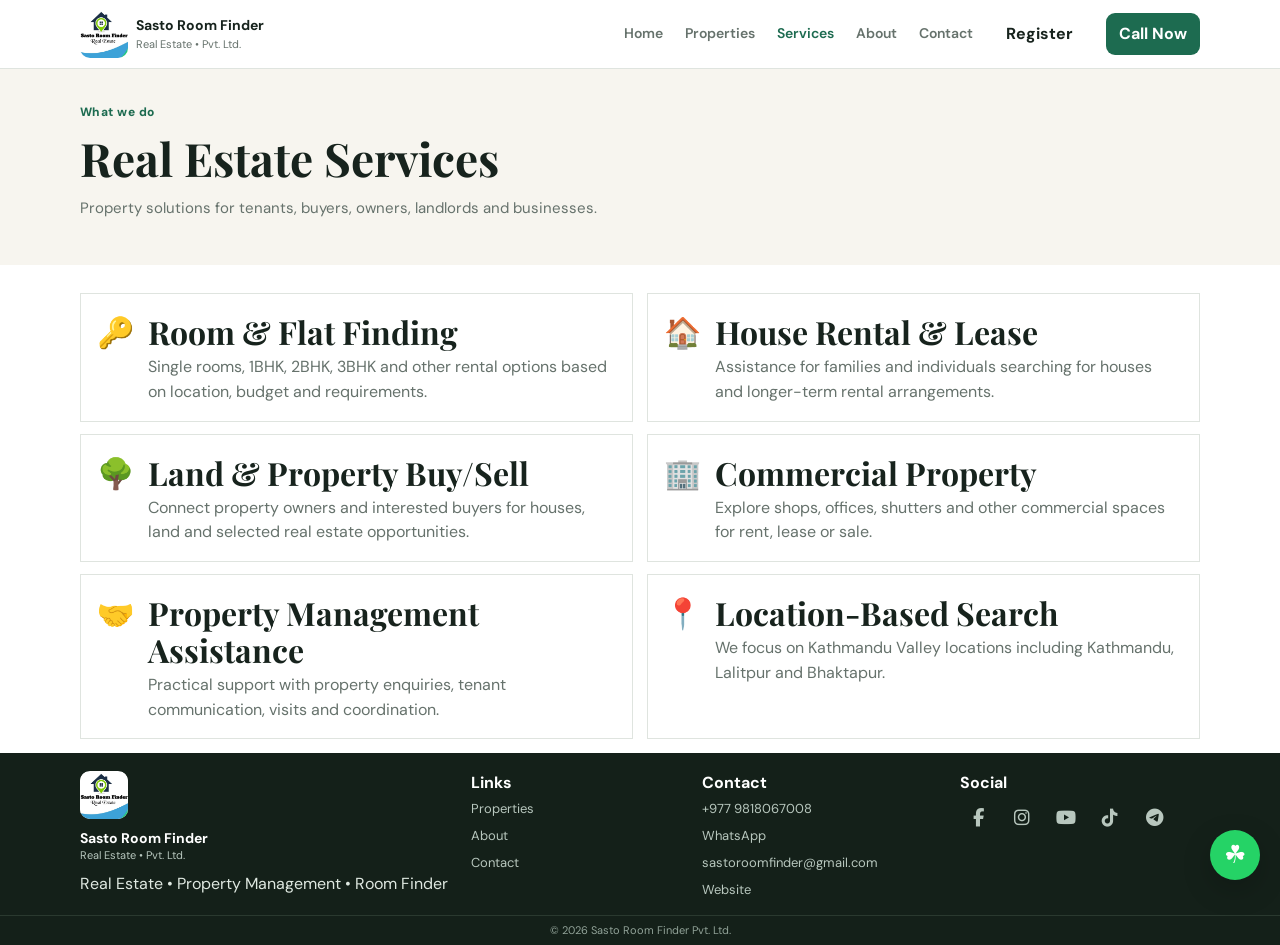
<file: services.html>
<!doctype html><html lang="en"><head><meta charset="utf-8"><meta name="robots" content="index,follow,max-image-preview:large,max-snippet:-1,max-video-preview:-1">
  <meta name="theme-color" content="#071a33">
  <meta name="viewport" content="width=device-width,initial-scale=1">
  <link rel="canonical" href="https://www.sastoroomfinder.com.np/services"><title>Services | Sasto Room Finder Pvt. Ltd.</title>
  <meta name="description" content="Sasto Room Finder provides room and flat finding, house rental, land and property buy/sell, commercial property and property assistance in Kathmandu Valley.">
  <meta name="keywords" content="real estate services Kathmandu, room finder Kathmandu, property rental Kathmandu, property management Nepal"><meta property="og:locale" content="en_NP">
<meta property="og:site_name" content="Sasto Room Finder">
<meta property="og:title" content="Services | Sasto Room Finder Pvt. Ltd.">
  <meta property="og:description" content="Sasto Room Finder provides room and flat finding, house rental, land and property buy/sell, commercial property and property assistance in Kathmandu Valley.">
  <meta property="og:type" content="website">
  <meta property="og:url" content="https://www.sastoroomfinder.com.np/services">
  <meta property="og:image" content="https://www.sastoroomfinder.com.np/official-logo.jpg">
  <meta name="twitter:card" content="summary">
  <link rel="stylesheet" href="styles.css"><script type="application/ld+json">{"@context":"https://schema.org","@type":"BreadcrumbList","itemListElement":[{"@type":"ListItem","position":1,"name":"Sasto Room Finder","item":"https://www.sastoroomfinder.com.np/"},{"@type":"ListItem","position":2,"name":"Services","item":"https://www.sastoroomfinder.com.np/services"}]}</script>
<link rel="stylesheet" href="https://cdnjs.cloudflare.com/ajax/libs/font-awesome/6.5.2/css/all.min.css"></head><body>
<header class="topbar"><div class="container nav"><a class="brand" href="/"><img class="official-logo" src="official-logo.jpg" alt="Sasto Room Finder Real Estate"><span><b>Sasto Room Finder</b><small>Real Estate • Pvt. Ltd.</small></span></a><a class="owner-register-icon" href="/owner-register" aria-label="House Owner Registration" title="Register as House Owner">👤+</a><button class="menu">☰</button><nav><a href="/">Home</a><a href="/properties">Properties</a><a class="active" href="/services">Services</a><a href="/about">About</a><a href="/contact">Contact</a></nav><a class="btn btn-light nav-register" href="/owner-register">Register</a>
    <a class="btn btn-primary nav-call" href="tel:+9779818067008">Call Now</a></div></header>
<main><section class="page-hero"><div class="container"><span class="eyebrow">What we do</span><h1>Real Estate Services</h1><p>Property solutions for tenants, buyers, owners, landlords and businesses.</p></div></section><section class="section"><div class="container service-list">
<article><div class="big-icon">🔑</div><div><h2>Room & Flat Finding</h2><p>Single rooms, 1BHK, 2BHK, 3BHK and other rental options based on location, budget and requirements.</p></div></article>
<article><div class="big-icon">🏠</div><div><h2>House Rental & Lease</h2><p>Assistance for families and individuals searching for houses and longer-term rental arrangements.</p></div></article>
<article><div class="big-icon">🌳</div><div><h2>Land & Property Buy/Sell</h2><p>Connect property owners and interested buyers for houses, land and selected real estate opportunities.</p></div></article>
<article><div class="big-icon">🏢</div><div><h2>Commercial Property</h2><p>Explore shops, offices, shutters and other commercial spaces for rent, lease or sale.</p></div></article>
<article><div class="big-icon">🤝</div><div><h2>Property Management Assistance</h2><p>Practical support with property enquiries, tenant communication, visits and coordination.</p></div></article>
<article><div class="big-icon">📍</div><div><h2>Location-Based Search</h2><p>We focus on Kathmandu Valley locations including Kathmandu, Lalitpur and Bhaktapur.</p></div></article>
</div></section></main>
<footer><div class="container footer-grid"><div><a class="brand light-brand" href="/"><img class="official-logo" src="official-logo.jpg" alt="Sasto Room Finder Real Estate"><span><b>Sasto Room Finder</b><small>Real Estate • Pvt. Ltd.</small></span></a><p>Real Estate • Property Management • Room Finder</p></div><div><h4>Links</h4><a href="/properties">Properties</a><a href="/about">About</a><a href="/contact">Contact</a></div><div><h4>Contact</h4><a href="tel:+9779818067008">+977 9818067008</a><a href="https://wa.me/9779818067008">WhatsApp</a><a href="mailto:sastoroomfinder@gmail.com">sastoroomfinder@gmail.com</a><a href="https://www.sastoroomfinder.com.np" target="_blank" rel="noopener">Website</a></div><div><h4>Social</h4><div class="srf-socials" aria-label="Sasto Room Finder social media"><a class="srf-social" href="https://www.facebook.com/100064213865360" target="_blank" rel="noopener" aria-label="Facebook" title="Facebook"><i class="fa-brands fa-facebook-f"></i></a><a class="srf-social" href="https://www.instagram.com/sasto_room_finder_official?stkn=MWVwaGZ1cXJmcnh5Zw==" target="_blank" rel="noopener" aria-label="Instagram" title="Instagram"><i class="fa-brands fa-instagram"></i></a><a class="srf-social" href="https://youtube.com/@sastoroomfinder?si=jG1Jx1vw2k0mih7f" target="_blank" rel="noopener" aria-label="YouTube" title="YouTube"><i class="fa-brands fa-youtube"></i></a><a class="srf-social" href="https://www.tiktok.com/@sastoroomfinder" target="_blank" rel="noopener" aria-label="TikTok" title="TikTok"><i class="fa-brands fa-tiktok"></i></a><a class="srf-social" href="https://t.me/sastoroomfinder" target="_blank" rel="noopener" aria-label="Telegram" title="Telegram"><i class="fa-brands fa-telegram"></i></a></div></div></div><div class="copyright">© 2026 Sasto Room Finder Pvt. Ltd.</div></footer><a class="floating-wa" href="https://wa.me/9779818067008" target="_blank">☘</a><script src="script.js?v=20260924"></script></body></html>
</file>
<file: styles.css>
@import url('https://fonts.googleapis.com/css2?family=DM+Sans:wght@400;500;600;700&family=Playfair+Display:wght@600;700&display=swap');
:root{--ink:#17231d;--muted:#66726c;--brand:#1d6b50;--brand2:#124a38;--cream:#f7f5ef;--line:#dfe4df;--white:#fff}*{box-sizing:border-box}body{margin:0;color:var(--ink);font-family:'DM Sans',sans-serif;background:#fff;line-height:1.65}a{color:inherit;text-decoration:none}.container{width:min(1120px,92%);margin:auto}.topbar{position:sticky;top:0;z-index:10;background:rgba(255,255,255,.96);backdrop-filter:blur(12px);border-bottom:1px solid var(--line)}.nav{height:76px;display:flex;align-items:center;gap:28px}.brand{display:flex;align-items:center;gap:10px;min-width:220px}.brand-mark{display:grid;place-items:center;width:44px;height:44px;border-radius:12px;background:var(--brand);color:#fff;font-weight:800;font-size:12px}.brand-logo{width:52px;height:52px;object-fit:contain;border-radius:12px;background:#fff;border:1px solid var(--line)}.brand b{display:block;font-size:15px}.brand small{display:block;color:var(--muted)}nav{display:flex;gap:22px;margin-left:auto}nav a{font-weight:600;font-size:14px;color:#4b5650}nav a:hover,nav a.active{color:var(--brand)}.btn{display:inline-flex;align-items:center;justify-content:center;border:0;border-radius:10px;padding:12px 18px;font-weight:700;cursor:pointer;font-family:inherit}.btn-primary{background:var(--brand);color:#fff}.btn-dark{background:var(--ink);color:#fff}.btn-light{background:#fff;color:var(--ink)}.btn-outline-light{border:1px solid rgba(255,255,255,.65);color:#fff;margin-left:10px}.full{width:100%}.menu{display:none;background:none;border:0;font-size:24px}.hero{background:linear-gradient(135deg,#eff5ef,#faf8f1);padding:80px 0}.hero-grid{display:grid;grid-template-columns:1.15fr .85fr;gap:60px;align-items:center}.eyebrow,.mini-label{font-size:12px;text-transform:uppercase;letter-spacing:.14em;color:var(--brand);font-weight:800}.hero h1,.page-hero h1{font-family:'Playfair Display',serif;font-size:clamp(42px,6vw,70px);line-height:1.05;margin:14px 0}.hero h1 em{color:var(--brand);font-style:normal}.lead{font-size:18px;color:var(--muted);max-width:650px}.hero-actions{display:flex;gap:12px;margin:28px 0}.trust-row{display:flex;flex-wrap:wrap;gap:15px;color:#56625b;font-size:13px}.search-card{background:#fff;padding:28px;border:1px solid var(--line);border-radius:20px;box-shadow:0 20px 60px rgba(23,35,29,.08)}.search-card h2{margin:8px 0 20px}.search-card label,.contact-form label{display:block;font-size:13px;font-weight:700;margin:14px 0}.search-card input,.filters input,.filters select,.contact-form input,.contact-form select,.contact-form textarea{width:100%;margin-top:6px;padding:13px 14px;border:1px solid #d7ddd8;border-radius:9px;font:inherit;background:#fff}.chips{display:flex;gap:8px;flex-wrap:wrap;margin-bottom:14px}.chips a{padding:7px 10px;border:1px solid var(--line);border-radius:20px;font-size:12px}.section{padding:76px 0}.alt{background:var(--cream)}.section-head{display:flex;justify-content:space-between;align-items:end;margin-bottom:30px}.section h2{font-family:'Playfair Display',serif;font-size:38px;line-height:1.15;margin:7px 0 0}.text-link{color:var(--brand);font-weight:700}.cards{display:grid;grid-template-columns:repeat(3,1fr);gap:18px}.card{border:1px solid var(--line);padding:26px;border-radius:16px;background:#fff}.icon,.big-icon{font-size:30px}.card h3{margin-bottom:7px}.card p{color:var(--muted);margin:0}.property-grid{display:grid;grid-template-columns:repeat(4,1fr);gap:14px}.property-tile{background:#fff;border:1px solid var(--line);padding:25px;border-radius:15px;min-height:150px;display:flex;flex-direction:column;justify-content:end}.property-tile span{color:var(--brand);font-size:12px;font-weight:800}.property-tile b{font-size:20px;margin-top:8px}.property-tile small{color:var(--muted)}.rating{display:grid;grid-template-columns:1fr 360px;gap:50px;align-items:center}.rating-box{text-align:center;border:1px solid var(--line);border-radius:18px;padding:28px}.rating-box strong{font-size:54px;display:block}.stars{letter-spacing:5px;font-size:22px}.rating-box span,.rating-box small{display:block;color:var(--muted)}.rating-box small{font-size:11px;margin-top:10px}.cta{background:var(--brand);color:#fff;padding:60px 0}.cta .eyebrow{color:#e6fff0!important;font-weight:800}.cta h2{font-family:'Playfair Display',serif;font-size:40px;margin:5px 0;font-weight:800;color:#fff}.cta p{opacity:1;color:#fff;font-weight:600;font-size:16px;line-height:1.6;max-width:680px;text-shadow:0 1px 1px rgba(0,0,0,.12)}.cta-inner{display:flex;align-items:center;justify-content:space-between;gap:30px}.page-hero{background:var(--cream);padding:75px 0}.page-hero h1{font-size:54px}.page-hero p{max-width:700px;color:var(--muted);font-size:17px}.filters{display:grid;grid-template-columns:1fr 200px 130px;gap:10px;margin-bottom:28px}.listing-grid{display:grid;grid-template-columns:repeat(3,1fr);gap:18px}.listing{border:1px solid var(--line);border-radius:16px;overflow:hidden;background:#fff}.listing-photo{height:180px;background:linear-gradient(135deg,#dbe9df,#f0e7d7);display:grid;place-items:center;font-size:44px}.listing-body{padding:18px}.listing-body h3{margin:0 0 5px}.listing-body p{margin:4px 0;color:var(--muted);font-size:13px}.listing-price{font-weight:800;color:var(--brand);margin-top:12px}.service-list{display:grid;grid-template-columns:1fr 1fr;gap:18px}.service-list article{display:flex;gap:20px;border:1px solid var(--line);padding:25px;border-radius:16px}.service-list h2{font-family:'Playfair Display',serif;margin:0 0 6px}.service-list p{color:var(--muted);margin:0}.about-grid{display:grid;grid-template-columns:1.2fr .8fr;gap:60px}.about-grid p{color:var(--muted)}.about-box{background:var(--cream);border-radius:18px;padding:28px;display:flex;flex-direction:column;gap:15px}.about-box b{font-family:'Playfair Display',serif;font-size:26px}.about-box span{padding:10px 0;border-bottom:1px solid #ddd}.contact-grid{display:grid;grid-template-columns:.8fr 1.2fr;gap:40px}.contact-card{display:flex;gap:15px;padding:18px 0;border-bottom:1px solid var(--line)}.contact-card span{font-size:25px}.contact-card b{display:block}.contact-card a{color:var(--brand);font-weight:700}.contact-card p{margin:0;color:var(--muted)}.contact-form{border:1px solid var(--line);border-radius:18px;padding:28px}.contact-form h2{font-family:'Playfair Display',serif}.socials{display:flex;gap:10px;margin-top:20px;flex-wrap:wrap}.socials a{border:1px solid var(--line);padding:9px 13px;border-radius:20px}.floating-wa{position:fixed;right:20px;bottom:20px;width:56px;height:56px;border-radius:50%;background:#25d366;color:#fff;display:grid;place-items:center;font-size:25px;box-shadow:0 10px 30px rgba(0,0,0,.2);z-index:20}footer{background:#142019;color:#dfe8e1;padding:30px 0 0}.footer-grid{display:grid;grid-template-columns:1.4fr .8fr .9fr .9fr;gap:22px}.footer-grid h4{color:#fff;margin:0 0 8px}.footer-grid a,.footer-grid span{display:block;color:#b8c7be;margin:7px 0;font-size:14px}.light-brand b{color:#fff}.light-brand small{color:#b8c7be}.copyright{border-top:1px solid #2a392f;margin-top:16px;padding:10px 0;text-align:center;color:#91a298;font-size:11px;line-height:1.35}@media(max-width:800px){.nav{height:68px}.nav-call,nav{display:none}.menu{display:block;margin-left:auto}.hero-grid,.rating,.about-grid,.contact-grid{grid-template-columns:1fr}.hero{padding:55px 0}.cards,.listing-grid,.property-grid,.service-list,.footer-grid{grid-template-columns:1fr 1fr}.section{padding:55px 0}.cta-inner{display:block}.cta .btn{margin-top:15px}.filters{grid-template-columns:1fr}.page-hero h1{font-size:44px}}@media(max-width:520px){.cards,.listing-grid,.property-grid,.service-list,.footer-grid{grid-template-columns:1fr}.hero-actions{flex-direction:column}.hero-actions .btn{width:100%}.brand{min-width:0}.brand b{font-size:13px}.section h2{font-size:32px}}

.official-logo{width:48px;height:48px;object-fit:contain;border-radius:10px;background:#fff}
.light-brand .official-logo{background:#fff}

.brand-details{padding-top:20px}.business-card-grid{display:grid;grid-template-columns:1fr 1fr;gap:50px;align-items:center}.business-card-grid h2{margin-bottom:18px}.business-card-grid p{color:var(--muted);margin:8px 0}.business-card-grid a{color:var(--brand);font-weight:700}.official-card,.contact-card-image{width:100%;height:auto;border-radius:18px;border:1px solid var(--line);box-shadow:0 20px 60px rgba(23,35,29,.10)}.contact-card-image{margin:20px 0 0}.rating-box strong{font-size:34px;letter-spacing:2px}.rating-box .stars{letter-spacing:0;font-size:14px;color:var(--muted);font-weight:700;margin-top:8px}@media(max-width:800px){.business-card-grid{grid-template-columns:1fr}.brand-logo{width:46px;height:46px}}

/* House owner registration shortcut */
.owner-register-icon{display:none;align-items:center;justify-content:center;width:40px;height:40px;border:1px solid var(--line);border-radius:11px;background:#f3f8ff;color:var(--brand2);font-size:19px;font-weight:800;flex:0 0 auto}
@media(max-width:800px){.owner-register-icon{display:inline-flex}.nav-register{display:none!important}}

/* Reliable mobile public navigation */
@media(max-width:800px){
  .topbar .nav{position:relative}
  .topbar .menu{position:relative;z-index:100001;display:block;margin-left:auto;width:44px;height:44px;padding:0;line-height:44px;text-align:center;cursor:pointer}
  .topbar nav.srf-menu-open{display:flex!important;position:absolute!important;top:68px!important;left:10px!important;right:10px!important;width:auto!important;height:auto!important;margin:0!important;z-index:100000!important;flex-direction:column!important;align-items:stretch!important;gap:4px!important;padding:10px!important;background:#fff!important;border:1px solid var(--line)!important;border-radius:14px!important;box-shadow:0 14px 35px rgba(7,52,124,.18)!important}
  .topbar nav.srf-menu-open a{display:block!important;padding:12px 13px!important;border-radius:9px!important;color:var(--ink)!important}
  .topbar nav.srf-menu-open a:hover,.topbar nav.srf-menu-open a.active{background:#edf6ff!important;color:#0879e8!important}
}


/* Compact footer/location links */
.footer-grid .copyright,.copyright{max-width:100%;overflow-wrap:anywhere}
.footer-grid a[href*="google.com/maps"]{color:#dfe8e1;font-weight:700}
@media(max-width:520px){footer{padding-top:26px}.footer-grid{gap:16px}.copyright{padding:10px 8px;font-size:10px}.footer-grid a,.footer-grid span{font-size:13px}}


/* =========================================================
   SRF COMPACT SPACING PASS — all public pages
   Keeps the existing branding, but removes excessive whitespace.
   ========================================================= */
html{scroll-behavior:smooth}
body{line-height:1.55}
.container{width:min(1120px,94%);margin-inline:auto}
.nav{height:68px;gap:20px}
.brand{gap:8px}
.brand b{font-size:14px}
.brand small{font-size:11px}

/* Hero / page headers */
.hero{padding:48px 0}
.hero-grid{gap:34px}
.hero h1,.page-hero h1{margin:10px 0}
.lead{font-size:16px}
.hero-actions{margin:20px 0}
.search-card{padding:20px;border-radius:16px}
.search-card h2{margin:6px 0 14px}
.search-card label,.contact-form label{margin:10px 0}
.search-card input,.filters input,.filters select,.contact-form input,.contact-form select,.contact-form textarea{padding:11px 12px}
.page-hero{padding:42px 0}
.page-hero h1{font-size:46px}
.page-hero p{font-size:15px}

/* Sections */
.section{padding:48px 0}
.section-head{margin-bottom:20px}
.section h2{font-size:34px}
.cards,.listing-grid,.property-grid,.service-list{gap:14px}
.card{padding:20px}
.property-tile{padding:20px;min-height:130px}
.listing-body{padding:15px}
.listing-price{margin-top:8px}
.service-list article{gap:14px;padding:20px}
.about-grid{gap:36px}
.contact-grid{gap:28px}
.contact-card{padding:14px 0}
.contact-form{padding:20px}

/* CTA + footer */
.cta{padding:42px 0}
.cta h2{font-size:34px}
.cta-inner{gap:22px}
.footer-grid{gap:18px}
footer{padding-top:26px}
.footer-grid a,.footer-grid span{margin:5px 0;font-size:13px}
.copyright{margin-top:12px;padding:9px 0}

/* Common buttons */
.btn{padding:10px 15px;border-radius:9px}

/* Mobile: compact but still comfortable for touch */
@media(max-width:800px){
  .hero{padding:34px 0}
  .hero-grid{gap:22px}
  .section{padding:36px 0}
  .section-head{margin-bottom:16px}
  .section h2{font-size:29px}
  .page-hero{padding:32px 0}
  .page-hero h1{font-size:38px}
  .cards,.listing-grid,.property-grid,.service-list,.footer-grid{gap:12px}
  .cta{padding:34px 0}
}
@media(max-width:520px){
  .container{width:min(1120px,94%)}
  .nav{height:64px}
  .hero{padding:28px 0}
  .hero h1{font-size:42px}
  .lead{font-size:15px}
  .section{padding:30px 0}
  .section h2{font-size:27px}
  .card,.property-tile,.service-list article,.contact-form{padding:16px}
  .page-hero{padding:28px 0}
  .page-hero h1{font-size:34px}
  .cta{padding:30px 0}
}

/* Prevent dynamically inserted public sections from becoming oversized */
.srf-public-sponsors{margin:18px auto!important}
.srf-sponsor-heading{margin-bottom:12px!important}
.srf-sponsor-grid{gap:12px!important}


/* =========================================================
   SRF FINAL COMPACT / BOTTOM-SPACING FIX
   Applied after all previous rules so every page and dynamic
   property component uses the same tighter spacing.
   ========================================================= */
main{overflow:clip}
main>section{margin-block:0}
.section{padding-block:38px!important}
.page-hero{padding-block:30px!important}
.hero{padding-block:40px!important}
.cta{padding-block:34px!important}

.section-head{margin-bottom:16px!important}
.section-head h2,.section h2{margin-top:4px!important;margin-bottom:6px!important}
.section-head p,.section> .container>p{margin-top:6px!important;margin-bottom:12px!important}
.cards,.property-grid,.listing-grid,.service-list{row-gap:12px!important}
.card{padding:16px!important}
.card h3{margin-top:7px!important;margin-bottom:4px!important}
.property-tile{padding:16px!important;min-height:118px!important}
.property-tile b{margin-top:5px!important}
.property-tile small{margin-top:2px!important}
.service-list article{padding:16px!important}
.service-list h2{margin-bottom:4px!important}
.about-grid{gap:28px!important}
.about-box{padding:18px!important;gap:9px!important}
.about-box span{padding:7px 0!important}
.contact-grid{gap:22px!important}
.contact-card{padding:10px 0!important}
.contact-card-image{margin:12px 0 0!important}
.contact-form{padding:18px!important}
.contact-form h2{margin-top:0!important;margin-bottom:10px!important}
.contact-form label{margin:7px 0!important}
.contact-form textarea{min-height:105px}

.hero-grid{gap:28px!important}
.hero h1{margin:7px 0!important}
.lead{margin:8px 0!important}
.hero-actions{margin:14px 0!important;gap:9px!important}
.trust-row{gap:9px!important}
.search-card{padding:17px!important}
.search-card h2{margin:5px 0 11px!important}
.search-card label{margin:7px 0!important}
.chips{margin-bottom:9px!important}
.search-card input{margin-top:4px!important}

.filters{margin-bottom:16px!important}
.listing-body{padding:13px!important}
.listing-body h3{margin-bottom:3px!important}
.listing-body p{margin:2px 0!important}
.listing-price{margin-top:6px!important}

.cta h2{margin:2px 0!important}
.cta p{margin:5px 0!important}
.cta-inner{gap:16px!important}

footer{padding-top:18px!important}
.footer-grid{row-gap:12px!important}
.footer-grid h4{margin:0 0 4px!important}
.footer-grid p{margin:5px 0!important}
.footer-grid a,.footer-grid span{margin:3px 0!important}
.copyright{margin-top:8px!important;padding:7px 6px!important}

.btn{padding:9px 13px!important;min-height:0!important}
.hero-actions .btn{margin:0!important}
.cta .btn{margin:0!important}
.floating-wa{width:50px!important;height:50px!important;right:14px!important;bottom:14px!important}

.srf-public-sponsors{margin:12px auto 16px!important;padding:13px!important}
.srf-sponsor-heading{margin-bottom:9px!important}
.srf-sponsor-body{padding:10px 11px!important}
.srf-sponsor-actions{margin-top:6px!important}
.srf-sponsor-actions a{min-height:30px!important}

.srf-empty{padding:28px 16px!important}
.srfcard .srfbody{padding:13px!important}
.srffacts{margin:8px 0!important}
.srfprice{margin:7px 0!important}
.srfactions{gap:6px!important}
.srfbtn{min-height:36px!important;padding:6px 8px!important}
.srfmacts{padding:0 14px 14px!important}
.srfmodal{max-height:90vh!important}
.srfhead{padding:14px 18px 10px!important}
.srfgallery{padding:12px 18px 0!important}
.srfdetails{padding:12px 16px!important}
.srfspec{padding:9px!important}
.srfdesc p{margin:7px 0!important;line-height:1.55!important}

@media(max-width:800px){
  .section{padding-block:30px!important}
  .page-hero{padding-block:25px!important}
  .hero{padding-block:28px!important}
  .cta{padding-block:28px!important}
  .section-head{margin-bottom:12px!important}
  .hero-grid{gap:18px!important}
  .hero-actions{gap:8px!important}
  .footer-grid{row-gap:10px!important}
}
@media(max-width:520px){
  .section{padding-block:26px!important}
  .page-hero{padding-block:22px!important}
  .hero{padding-block:24px!important}
  .cta{padding-block:24px!important}
  .section h2{margin-bottom:4px!important}
  .card,.property-tile,.service-list article,.contact-form{padding:14px!important}
  .footer-grid{gap:10px!important}
  footer{padding-top:16px!important}
}


/* SRF FINAL FOOTER-ADJACENT GAP FIX
   The excessive white/section space immediately above the black footer
   is the bottom padding of the final main section. Keep it tight on every page.
*/
main > section:last-child{
  margin-bottom:0!important;
  padding-bottom:14px!important;
}
main > .cta:last-child{
  margin-bottom:0!important;
  padding-top:22px!important;
  padding-bottom:14px!important;
}
main > .cta:last-child .cta-inner{
  margin-bottom:0!important;
  padding-bottom:0!important;
}
footer{
  margin-top:0!important;
}
@media(max-width:800px){
  main > section:last-child{padding-bottom:12px!important}
  main > .cta:last-child{padding-top:20px!important;padding-bottom:12px!important}
}
@media(max-width:520px){
  main > section:last-child{padding-bottom:10px!important}
  main > .cta:last-child{padding-top:18px!important;padding-bottom:10px!important}
}


/* =========================================================
   SRF SECTION-TO-SECTION CONSISTENCY FIX
   Normalize the visible space at the bottom/top of every section.
   ========================================================= */
main > .section{
  margin:0!important;
  box-sizing:border-box!important;
  padding-top:34px!important;
  padding-bottom:34px!important;
}
main > .section + .section{
  padding-top:28px!important;
}
main > .page-hero + .section{
  padding-top:28px!important;
}
main > .section:last-child{
  padding-bottom:14px!important;
}
main > .page-hero:last-child{
  padding-bottom:14px!important;
}
main > .section.alt{
  margin:0!important;
}
main > .cta{
  margin:0!important;
  box-sizing:border-box!important;
  padding-top:26px!important;
  padding-bottom:14px!important;
}
main > .section + .cta{
  margin-top:0!important;
}
main > .cta + .section{
  padding-top:28px!important;
}
main > .section .container{
  margin-top:0!important;
  margin-bottom:0!important;
}
main > .section .section-head{
  margin-top:0!important;
}
main > .section .hero-actions{
  margin-bottom:0!important;
}
main > .section > .container > :last-child{
  margin-bottom:0!important;
}
main > .page-hero{
  margin:0!important;
  box-sizing:border-box!important;
}
footer{
  margin-top:0!important;
  box-sizing:border-box!important;
}
@media(max-width:800px){
  main > .section{
    padding-top:28px!important;
    padding-bottom:28px!important;
  }
  main > .section + .section,
  main > .page-hero + .section,
  main > .cta + .section{
    padding-top:22px!important;
  }
  main > .section:last-child{
    padding-bottom:12px!important;
  }
  main > .cta{
    padding-top:22px!important;
    padding-bottom:12px!important;
  }
}
@media(max-width:520px){
  main > .section{
    padding-top:24px!important;
    padding-bottom:24px!important;
  }
  main > .section + .section,
  main > .page-hero + .section,
  main > .cta + .section{
    padding-top:18px!important;
  }
  main > .section:last-child{
    padding-bottom:10px!important;
  }
  main > .cta{
    padding-top:18px!important;
    padding-bottom:10px!important;
  }
}


/* SRF MOBILE FINAL SECTION SPACING OVERRIDE
   Force the same compact bottom spacing on phones, overriding older rules.
*/
@media(max-width:800px){
  main > .section{
    padding-top:24px!important;
    padding-bottom:18px!important;
    margin:0!important;
  }
  main > .section + .section{
    padding-top:18px!important;
  }
  main > .page-hero + .section{
    padding-top:18px!important;
  }
  main > .section:last-child{
    padding-bottom:8px!important;
  }
  main > .cta{
    padding-top:18px!important;
    padding-bottom:8px!important;
    margin:0!important;
  }
  main > .cta:last-child{
    padding-top:18px!important;
    padding-bottom:8px!important;
  }
  main > .section > .container,
  main > .cta > .container{
    margin-top:0!important;
    margin-bottom:0!important;
  }
  main > .section > .container > :last-child,
  main > .cta > .container > :last-child{
    margin-bottom:0!important;
  }
}
@media(max-width:520px){
  main > .section{
    padding-top:20px!important;
    padding-bottom:14px!important;
  }
  main > .section + .section,
  main > .page-hero + .section,
  main > .cta + .section{
    padding-top:14px!important;
  }
  main > .section:last-child{
    padding-bottom:6px!important;
  }
  main > .cta,
  main > .cta:last-child{
    padding-top:16px!important;
    padding-bottom:6px!important;
  }
}


/* SRF PROFESSIONAL MOBILE FOOTER + BUSINESS CARD
   Keeps the bottom of every public page aligned and easy to scan on phones.
*/
.srf-business-card{
  margin:18px 0 4px;
  padding:20px;
  border-radius:18px;
  border:1px solid #dfe4df;
  background:linear-gradient(135deg,#142019 0%,#1d6b50 100%);
  color:#fff;
  box-shadow:0 16px 40px rgba(23,35,29,.14);
  overflow:hidden;
}
.srf-business-card-top{display:flex;align-items:center;gap:13px}
.srf-business-card-top img{width:58px;height:58px;object-fit:contain;border-radius:12px;background:#fff;padding:4px;flex:0 0 auto}
.srf-business-card-top strong{display:block;font-size:18px;letter-spacing:.04em;line-height:1.15}
.srf-business-card-top span{display:block;margin-top:4px;color:#dfe8e1;font-size:12px}
.srf-business-card-line{height:1px;background:rgba(255,255,255,.22);margin:16px 0 13px}
.srf-business-card-details{display:grid;gap:8px}
.srf-business-card-details a{display:flex;align-items:flex-start;gap:9px;color:#fff!important;font-size:12px;line-height:1.4}
.srf-business-card-details i{width:16px;text-align:center;color:#d9f2e5;flex:0 0 16px;margin-top:2px}
.srf-socials{display:flex;align-items:center;flex-wrap:wrap;gap:8px;margin-top:8px}
.srf-social{display:inline-flex!important;align-items:center;justify-content:center;width:36px;height:36px;margin:0!important;border-radius:50%;background:transparent!important;border:0!important;padding:0!important;font-size:18px!important;line-height:1}
.srf-social .srf-icon{display:inline-flex}
@media(max-width:520px){
  .contact-grid{gap:16px!important}
  .contact-info{min-width:0}
  .contact-card{gap:11px!important}
  .contact-card span{font-size:21px!important}
  .srf-business-card{margin-top:14px;padding:16px;border-radius:16px}
  .srf-business-card-top img{width:50px;height:50px}
  .srf-business-card-top strong{font-size:16px}
  .srf-business-card-details a{font-size:11.5px;overflow-wrap:anywhere}
  .footer-grid{grid-template-columns:1fr 1fr!important;column-gap:18px!important;row-gap:14px!important}
  .footer-grid>div:first-child{grid-column:1/-1}
  .footer-grid>div:nth-child(2),.footer-grid>div:nth-child(3),.footer-grid>div:nth-child(4){min-width:0}
  .footer-grid .srf-socials{gap:6px}
  .footer-grid .srf-social{width:32px;height:32px;font-size:16px!important}
  footer{padding-bottom:0!important}
}
@media(max-width:360px){
  .footer-grid{grid-template-columns:1fr!important}
  .footer-grid>div:first-child{grid-column:auto}
}

/* SRF CONNECT US: keep social icons in one horizontal row */
.footer-grid .srf-socials{display:flex!important;flex-direction:row!important;flex-wrap:nowrap!important;align-items:center!important;gap:8px!important;white-space:nowrap!important}
.footer-grid .srf-social{display:inline-flex!important;flex:0 0 36px!important}
@media(max-width:520px){.footer-grid .srf-socials{flex-wrap:nowrap!important;gap:5px!important}.footer-grid .srf-social{flex:0 0 31px!important;width:31px!important;height:31px!important;font-size:15px!important}}


/* SRF USABILITY AUDIT — homepage consistency + accessible states */
:root{
  --srf-text:16px;
  --srf-small:12px;
  --srf-meta:13px;
  --srf-nav:14px;
  --srf-lead:16px;
  --srf-card-title:20px;
  --srf-h2:32px;
  --srf-h1:52px;
  --srf-radius-card:16px;
  --srf-radius-control:10px;
  --srf-radius-small:8px;
}

/* 1 — shared homepage type scale */
body{font-size:var(--srf-text)}
main .eyebrow,main .mini-label{font-size:var(--srf-small)}
main .hero h1{font-size:var(--srf-h1)}
main .lead{font-size:var(--srf-lead)}
main .section h2,main .cta h2{font-size:var(--srf-h2)}
main .card h3{font-size:var(--srf-card-title)}
main .trust-row{font-size:var(--srf-meta)}
main .chips a{font-size:var(--srf-small)}
main .search-card label{font-size:var(--srf-meta)}
main .btn{font-size:var(--srf-nav)}
main .srf-review-card p{font-size:var(--srf-meta)}
main .srf-review-actions a{font-size:var(--srf-small)}
main .srf-review-note{font-size:var(--srf-small)}
main .srf-stars{font-size:var(--srf-meta)}

/* 2 — shared homepage corner-radius system */
main .search-card,
main .card,
main .property-tile,
main .srf-review-card{border-radius:var(--srf-radius-card)}
main .btn,
main .search-card input{border-radius:var(--srf-radius-control)}
main .chips a,
main .srf-review-actions a{border-radius:var(--srf-radius-small)}
main .official-logo{border-radius:var(--srf-radius-control)}

/* 5 — visible and keyboard-accessible property-type state */
main .chips a{
  transition:background-color .2s,color .2s,border-color .2s,box-shadow .2s;
}
main .chips a.active{
  background:var(--brand);
  border-color:var(--brand);
  color:#fff;
  font-weight:700;
}
main .chips a:focus-visible,
main .btn:focus-visible,
main a:focus-visible,
main input:focus-visible{
  outline:3px solid rgba(29,107,80,.28);
  outline-offset:2px;
}

/* 8 — keep the services link visually associated with its heading */
main > .section:nth-of-type(2) .section-head{
  justify-content:flex-start;
  align-items:center;
  gap:24px;
}
main > .section:nth-of-type(2) .section-head .text-link{
  margin-left:0;
}

/* 9 — consistent custom service icons */
main .card .icon{
  width:36px;
  height:36px;
  display:grid;
  place-items:center;
  color:var(--brand);
  font-size:18px;
}
main .card .icon svg{
  width:30px;
  height:30px;
  display:block;
}
main .card .icon svg path{
  fill:currentColor;
}

/* 10 — align search CTA with the 46px search fields */
main .search-card input{
  min-height:46px;
}
main .search-card .full{
  min-height:46px;
}

/* Footer headings changed from skipped H4 to H3 */
footer .footer-grid h3{
  color:#fff;
  margin:0 0 4px;
  font-size:var(--srf-card-title);
}

/* 7 — same solid WhatsApp treatment wherever this CTA appears */
main .cta .btn[href^="https://wa.me"]{
  background:#fff;
  color:var(--ink);
  border:0;
}

/* Mobile scale stays within the same shared system */
@media(max-width:520px){
  main .hero h1{font-size:40px}
  main .section h2,main .cta h2{font-size:28px}
  main .card h3{font-size:var(--srf-card-title)}
}


/* Final homepage radius normalization: five intentional shapes */
.topbar .owner-register-icon{border-radius:10px}
main .srf-review-brand .srf-icon{border-radius:50%!important}
footer .srf-social{border-radius:50%!important}
.floating-wa{border-radius:50%!important}
@media(max-width:520px){
  main > .section:nth-of-type(2) .section-head{
    flex-direction:column;
    align-items:flex-start;
    gap:8px;
  }
}


/* =========================================================
   SRF USABILITY AUDIT — FINAL 9-ISSUE CONSISTENCY PASS
   Uses one compact visual system without changing the existing layout.
   ========================================================= */
:root{
  --srf-text-main:#17231d;
  --srf-text-muted:#66726c;
  --srf-text-brand:#1d6b50;
  --srf-text-on-dark:#ffffff;
  --srf-wa:#25d366;
  --srf-radius-card:16px;
  --srf-radius-control:10px;
  --srf-radius-pill:8px;
}

/* 1 — reduce visible text-colour variants to the shared palette */
main{color:var(--srf-text-main)}
main p,main small,main .trust-row,main .property-tile small,
main .srf-review-card p,main .srf-review-note,
main .lead{color:var(--srf-text-muted)}
main a,main .text-link,main .eyebrow,main .mini-label,
main .property-tile .tile-action{color:var(--srf-text-brand)}
main .btn-primary,main .btn-dark{background:var(--srf-text-brand);color:var(--srf-text-on-dark)}
main .btn-light{background:#fff;color:var(--srf-text-main)}
main .srf-review-actions a,
main .srf-review-actions a.light{background:var(--srf-text-brand);color:#fff}
main .srf-review-actions a.light{border:1px solid var(--srf-text-brand)}
main .srf-stars{color:var(--srf-text-brand)}
main .srf-review-brand .srf-icon{
  background:var(--srf-text-brand)!important;
  color:#fff!important;
}
nav a{color:var(--srf-text-muted)}
nav a:hover,nav a.active{color:var(--srf-text-brand)}
footer .footer-grid a,footer .footer-grid span{color:#b8c7be}
footer .footer-grid h3{color:#fff}
footer .light-brand b{color:#fff}
footer .light-brand small{color:#b8c7be}
footer .copyright{color:#91a298}

/* 2 — four intentional corner shapes: card, control, small control, circle */
main .search-card,main .card,main .property-tile,main .srf-review-card,
main .contact-form,main .listing{border-radius:var(--srf-radius-card)!important}
main .btn,main .search-card input,main .filters input,main .filters select,
main .contact-form input,main .contact-form select,main .contact-form textarea{
  border-radius:var(--srf-radius-control)!important;
}
main .chips a,main .srf-review-actions a,main .text-link{border-radius:var(--srf-radius-pill)}
main .official-logo{border-radius:var(--srf-radius-control)!important}
.floating-wa,.srf-social,.srf-review-brand .srf-icon{border-radius:50%!important}

/* 3 — sentence case must remain sentence case even if older rules exist */
main .eyebrow{ text-transform:none!important; letter-spacing:.04em!important; }

/* 4 — one primary-action treatment */
.btn-primary,.btn-dark,.nav-call{
  background:var(--brand)!important;
  color:#fff!important;
  border:0!important;
}
.search-card .full{min-height:46px}

/* 5 — one recognizable WhatsApp treatment everywhere */
.srf-wa-btn{
  display:inline-flex!important;
  align-items:center;
  justify-content:center;
  gap:7px;
  background:var(--srf-wa)!important;
  color:#fff!important;
  border:0!important;
  border-radius:var(--srf-radius-control)!important;
  font-weight:700;
}
.srf-wa-btn:hover,.srf-wa-btn:focus-visible{background:#1fbd59!important;color:#fff!important}
.srf-wa-link{
  display:inline-flex!important;
  align-items:center;
  gap:7px;
  width:max-content;
  padding:8px 11px!important;
  margin:5px 0!important;
  background:var(--srf-wa)!important;
  color:#fff!important;
  border-radius:var(--srf-radius-control)!important;
  font-weight:700!important;
}
.srf-wa-float{
  background:var(--srf-wa)!important;
  color:#fff!important;
  border-radius:50%!important;
  font-size:25px!important;
}

/* 6 — card content starts on the same grid line as the section heading */
.cards .card{
  padding-left:0!important;
  padding-right:16px!important;
}
.cards .card .icon,
.cards .card h3,
.cards .card p{margin-left:0!important}

/* 7 + 9 — make category tiles visibly actionable; remove decorative numbering */
.property-tile{position:relative!important;justify-content:flex-start!important}
.property-tile b{margin-top:0!important}
.property-tile .tile-action{
  display:inline-flex;
  align-items:center;
  gap:5px;
  margin-top:auto;
  padding-top:10px;
  font-size:12px;
  font-weight:800;
}
.property-tile .tile-action span{
  color:inherit;
  font-size:16px;
  line-height:1;
  transition:transform .2s ease;
}
.property-tile:hover .tile-action span,
.property-tile:focus-visible .tile-action span{transform:translateX(3px)}
.property-tile:focus-visible{
  outline:3px solid rgba(29,107,80,.28);
  outline-offset:2px;
}

/* Keep all interactive focus treatment consistent */
main a:focus-visible,main button:focus-visible,main input:focus-visible{
  outline:3px solid rgba(29,107,80,.28);
  outline-offset:2px;
}

/* =========================================================
   SRF — FINAL HOMEPAGE USABILITY PASS (15-ISSUE AUDIT)
   Normalize only the homepage presentation; preserve markup/behavior.
   ========================================================= */

/* 1 — one deliberate radius system on the homepage */
main *{border-radius:0!important}
main .search-card,main .card,main .property-tile,main .srf-review-card{border-radius:16px!important}
main .btn,main .search-card input{border-radius:10px!important}
main .chips a,main .srf-review-actions a,main .text-link{border-radius:8px!important}
main .srf-review-brand .srf-icon{border-radius:50%!important}
.topbar .owner-register-icon,header .official-logo{border-radius:10px!important}
footer .srf-social{border-radius:50%!important}
.floating-wa{border-radius:50%!important}

/* 2 + 3 — identical grid gutters for service and property cards */
main .cards,main .property-grid{column-gap:18px!important;row-gap:18px!important}
main .property-grid{grid-template-columns:repeat(4,minmax(0,1fr))}
@media(max-width:800px){
  main .cards,main .property-grid{column-gap:14px!important;row-gap:14px!important}
}
@media(max-width:520px){
  main .cards,main .property-grid{column-gap:12px!important;row-gap:12px!important}
}

/* 4 — all footer columns start on the same top axis */
.footer-grid{align-items:start!important}
.footer-grid>div{align-self:start!important}
.footer-grid .light-brand{align-items:flex-start!important}
.footer-grid .light-brand .official-logo{margin-top:0!important}
.footer-grid .light-brand>span{align-self:flex-start!important}

/* 5 — safe viewport offset for the floating WhatsApp control */
.floating-wa{right:max(20px,env(safe-area-inset-right))!important;bottom:max(20px,env(safe-area-inset-bottom))!important}
@media(max-width:520px){
  .floating-wa{right:max(18px,env(safe-area-inset-right))!important;bottom:max(18px,env(safe-area-inset-bottom))!important}
}

/* 6 — one gap value for every property-type tab */
main .chips{display:flex!important;gap:8px!important}
main .chips a{margin:0!important;flex:0 0 auto}
main .chips a:not(.active){
  border:1px solid #b7c3bc!important;
  color:#33413a!important;
  background:#fff!important;
  font-weight:700!important;
}

/* 7 — restore the same vertical rhythm before the primary search action */
main .search-card .full{display:flex!important;margin-top:12px!important}

/* 8 — stronger inactive-tab affordance without competing with active state */
main .chips a:not(.active):hover,
main .chips a:not(.active):focus-visible{
  border-color:var(--brand)!important;
  color:var(--brand)!important;
  background:#f2f7f4!important;
}

/* 9 — keep services link attached to the heading row */
main > .section:nth-of-type(2) .section-head{
  display:flex!important;
  align-items:flex-end!important;
  justify-content:space-between!important;
  gap:18px!important;
}
main > .section:nth-of-type(2) .section-head .text-link{
  margin:0 0 2px auto!important;
  white-space:nowrap!important;
}
@media(max-width:520px){
  main > .section:nth-of-type(2) .section-head{
    align-items:flex-start!important;
    gap:8px!important;
  }
  main > .section:nth-of-type(2) .section-head .text-link{
    margin:0!important;
  }
}

/* 10 — balanced service-card content */
main .cards .card{
  display:flex!important;
  flex-direction:column!important;
  min-height:100%!important;
  padding:20px!important;
}
main .cards .card .icon{margin-bottom:12px!important}
main .cards .card h3{margin:0 0 8px!important}
main .cards .card p{margin:0!important;line-height:1.55!important}

/* 11 — one icon treatment: same size, fill, alignment */
main .cards .card .icon{
  width:38px!important;
  height:38px!important;
  display:grid!important;
  place-items:center!important;
  color:var(--brand)!important;
  flex:0 0 38px!important;
}
main .cards .card .icon svg{
  width:30px!important;
  height:30px!important;
  display:block!important;
}
main .cards .card .icon svg path{
  fill:currentColor!important;
}

/* 12 — consistent apartment naming */
main .property-tile b{font-size:20px!important;line-height:1.25!important}

/* 13 — equal social hit areas with optical centering */
.footer-grid .srf-socials{
  display:flex!important;
  align-items:center!important;
  gap:8px!important;
}
.footer-grid .srf-social{
  width:36px!important;
  height:36px!important;
  flex:0 0 36px!important;
  padding:0!important;
  margin:0!important;
  display:inline-flex!important;
  align-items:center!important;
  justify-content:center!important;
}
.footer-grid .srf-social .srf-icon{
  width:20px!important;
  height:20px!important;
  display:inline-flex!important;
  align-items:center!important;
  justify-content:center!important;
  line-height:1!important;
}
.footer-grid .srf-social i{font-size:18px!important;line-height:1!important}
@media(max-width:520px){
  .footer-grid .srf-socials{gap:6px!important}
  .footer-grid .srf-social{width:32px!important;height:32px!important;flex-basis:32px!important}
  .footer-grid .srf-social .srf-icon{width:18px!important;height:18px!important}
  .footer-grid .srf-social i{font-size:16px!important}
}

/* 14 — identical vertical rhythm for footer links */
.footer-grid>div>a{
  margin:0 0 8px!important;
  line-height:1.45!important;
}
.footer-grid>div>h3{margin:0 0 8px!important}
.footer-grid .srf-socials{margin-top:0!important}
.footer-grid>div:first-child>p{margin:8px 0 0!important}

/* 15 — integrate WhatsApp into the dark footer without losing recognition */
.footer-grid .srf-wa-link{
  display:inline-flex!important;
  align-items:center!important;
  gap:7px!important;
  margin:0 0 8px!important;
  padding:7px 10px!important;
  background:transparent!important;
  color:#d7f5e2!important;
  border:1px solid rgba(37,211,102,.65)!important;
  border-radius:8px!important;
  font-weight:700!important;
}
.footer-grid .srf-wa-link:hover,
.footer-grid .srf-wa-link:focus-visible{
  background:rgba(37,211,102,.12)!important;
  color:#fff!important;
  border-color:#25d366!important;
}

/* Floating WhatsApp remains the dedicated high-visibility contact action. */
.srf-wa-float{box-shadow:0 10px 30px rgba(0,0,0,.20)!important}
</file>
